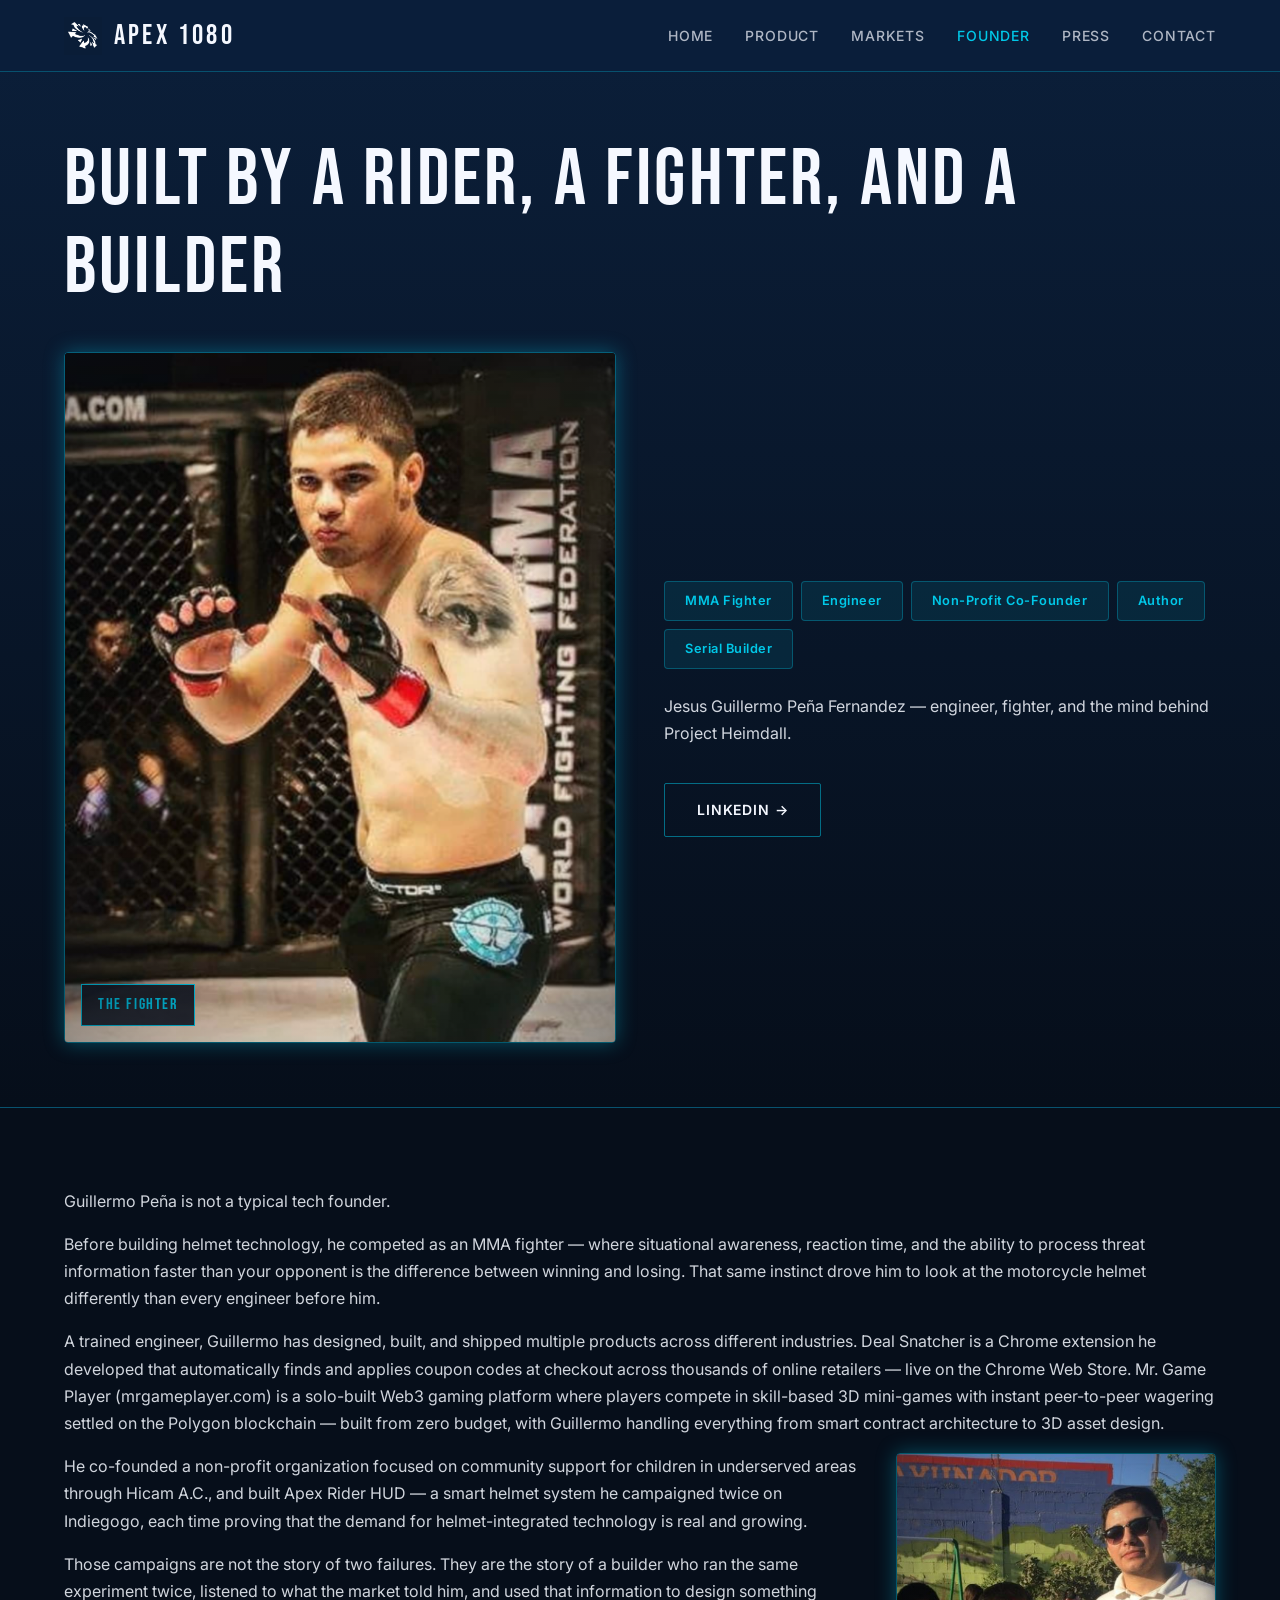
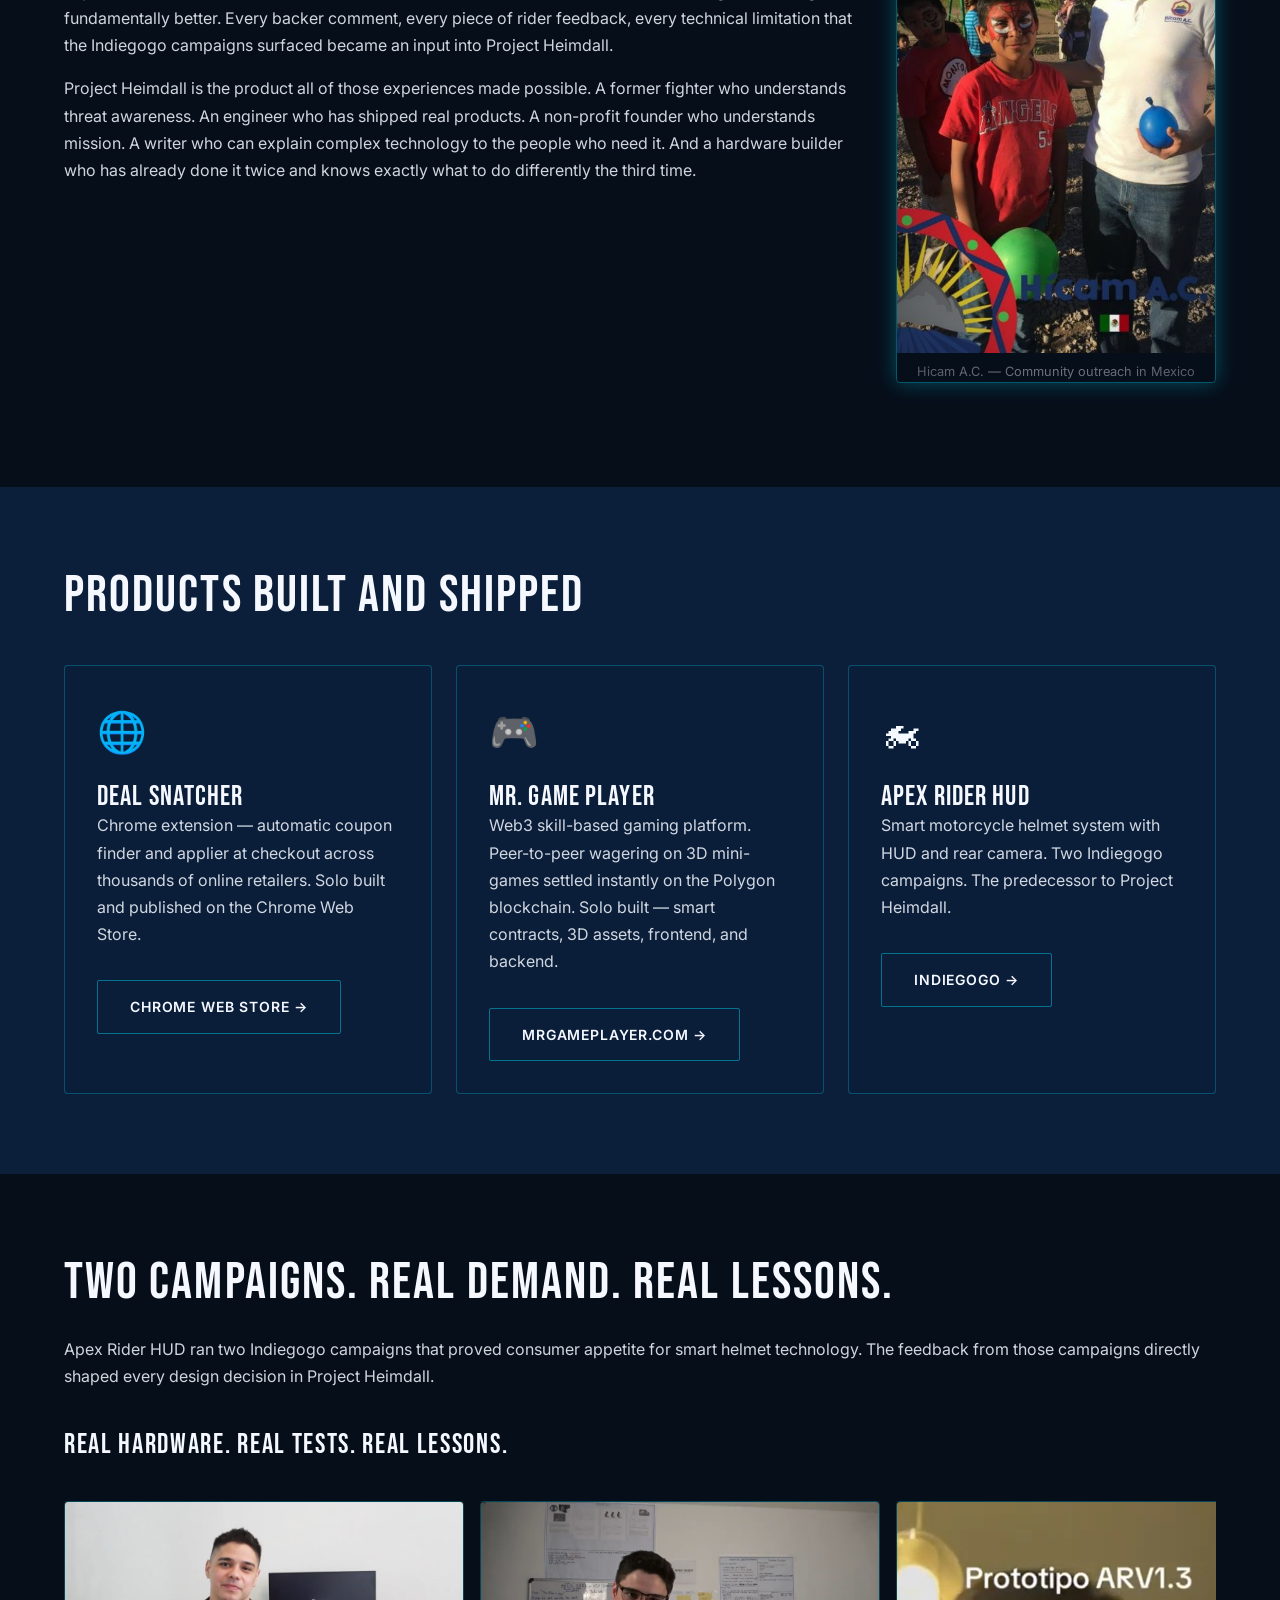
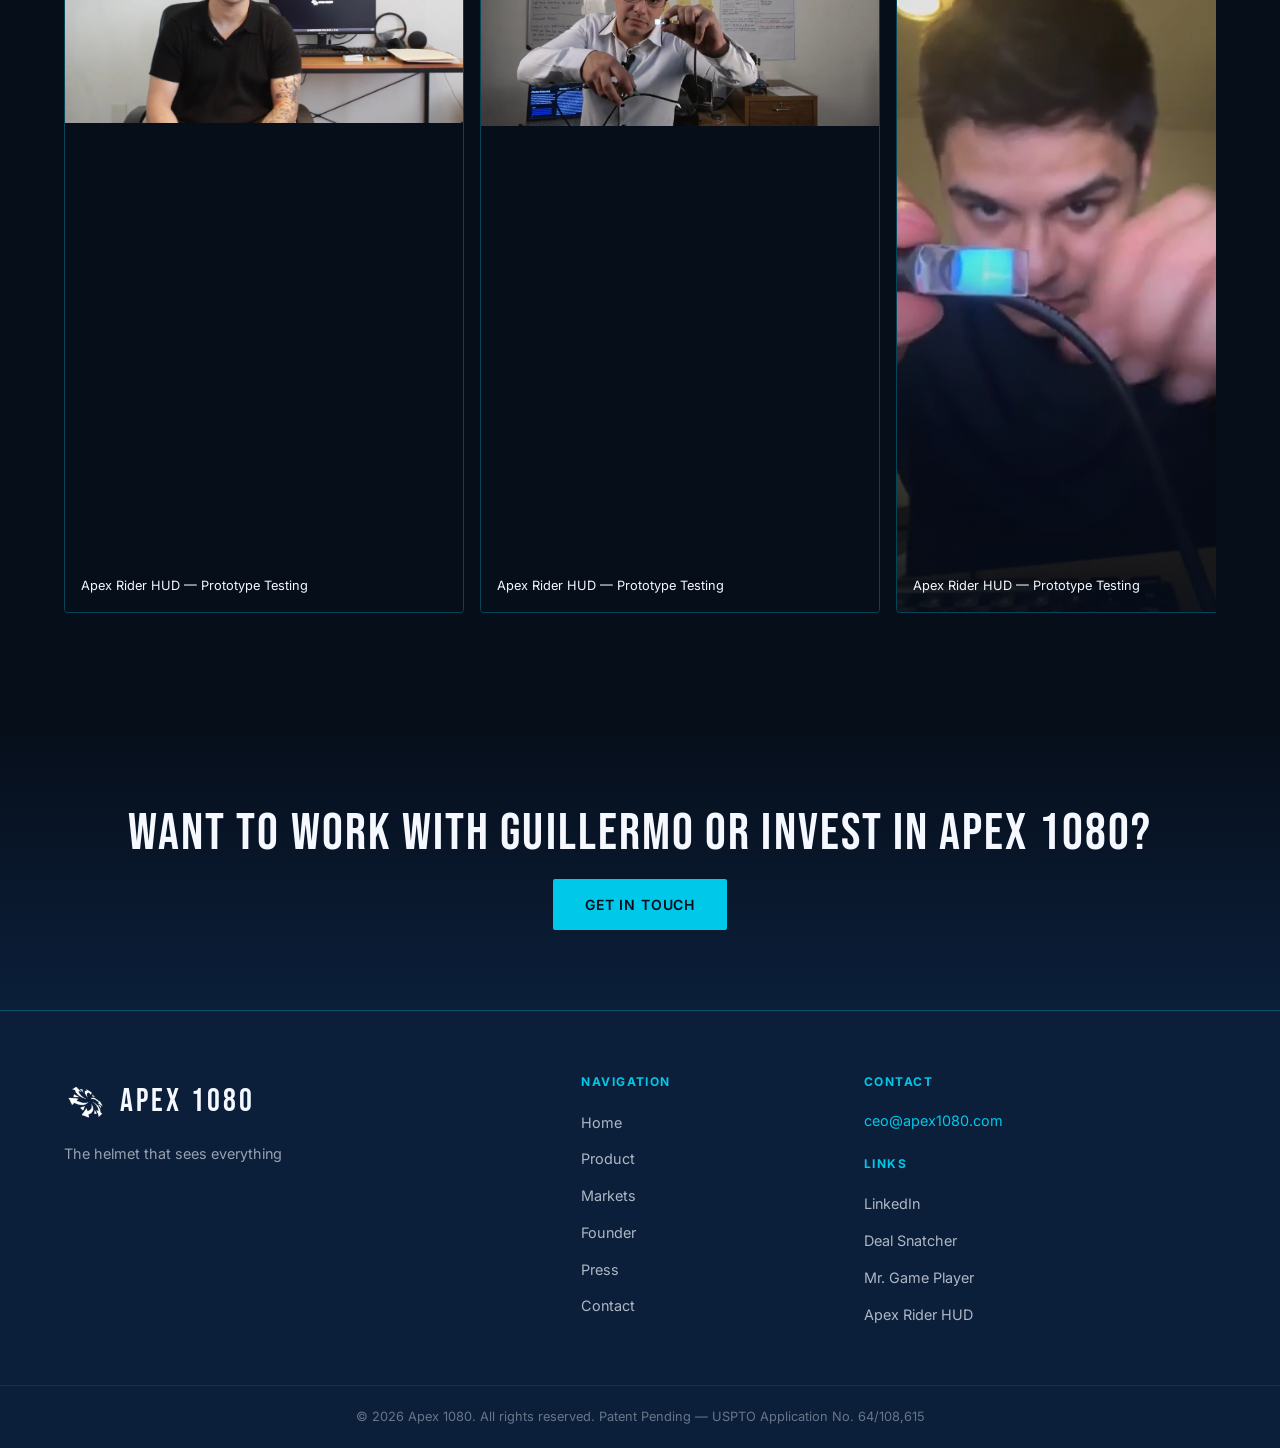
<file: founder.html>
<!DOCTYPE html>
<html lang="en">
<head>
  <meta charset="UTF-8">
  <script>
    (function () {
      var host = window.location.hostname.toLowerCase();
      var base = host === 'gp1080.github.io' ? '/Apex1080/' : '/';
      window.__APEX_BASE__ = base;
      var el = document.createElement('base');
      el.href = base;
      document.head.appendChild(el);
    })();
  </script>
  <!-- Google tag (gtag.js) -->
  <script async src="https://www.googletagmanager.com/gtag/js?id=G-EGG65E0SF9"></script>
  <script>
    window.dataLayer = window.dataLayer || [];
    function gtag(){dataLayer.push(arguments);}
    gtag('js', new Date());
    gtag('config', 'G-EGG65E0SF9');
  </script>
  <meta name="viewport" content="width=device-width, initial-scale=1.0">
  <meta name="robots" content="index, follow">
  <title>Guillermo Peña — Founder of Apex 1080</title>
  <meta name="description" content="Engineer, MMA fighter, non-profit co-founder, and author Guillermo Peña built Project Heimdall after two Indiegogo campaigns and years of motorcycle helmet research.">
  <link rel="canonical" href="https://apex1080.com/founder.html">
  <link rel="preconnect" href="https://fonts.googleapis.com">
  <link rel="preconnect" href="https://fonts.gstatic.com" crossorigin>
  <link href="https://fonts.googleapis.com/css2?family=Bebas+Neue&family=Inter:wght@400;500;600;700&display=swap" rel="stylesheet">
  <link rel="icon" type="image/png" href="images/apex1080-logo.png">
  <link rel="stylesheet" href="css/styles.css">
</head>
<body>

  <nav class="navbar">
    <div class="container">
      <a href="index.html" class="navbar-logo">
        <img src="images/apex1080-logo.png" alt="">
        APEX 1080
      </a>
      <ul class="navbar-links">
        <li><a href="index.html">Home</a></li>
        <li><a href="product.html">Product</a></li>
        <li><a href="markets.html">Markets</a></li>
        <li><a href="founder.html">Founder</a></li>
        <li><a href="press.html">Press</a></li>
        <li><a href="contact.html">Contact</a></li>
      </ul>
      <button class="hamburger" aria-label="Open menu"><span></span><span></span><span></span></button>
    </div>
  </nav>
  <div class="menu-overlay"></div>
  <div class="mobile-menu">
    <ul>
      <li><a href="index.html">Home</a></li>
      <li><a href="product.html">Product</a></li>
      <li><a href="markets.html">Markets</a></li>
      <li><a href="founder.html">Founder</a></li>
      <li><a href="press.html">Press</a></li>
      <li><a href="contact.html">Contact</a></li>
    </ul>
  </div>

  <section class="page-hero">
    <div class="container fade-up">
      <h1>Built by a rider, a fighter, and a builder</h1>
      <div class="founder-hero-grid" style="margin-top: 2.5rem;">
        <figure class="founder-photo">
          <img src="images/founder-mma-photo.png" alt="Jesus Guillermo Peña Fernandez competing as an MMA fighter in the cage" loading="lazy">
          <span class="photo-badge">The Fighter</span>
        </figure>
        <div>
          <div class="badges">
            <span class="badge">MMA Fighter</span>
            <span class="badge">Engineer</span>
            <span class="badge">Non-Profit Co-Founder</span>
            <span class="badge">Author</span>
            <span class="badge">Serial Builder</span>
          </div>
          <p style="margin-top: 1.5rem;">Jesus Guillermo Peña Fernandez — engineer, fighter, and the mind behind Project Heimdall.</p>
          <a href="https://www.linkedin.com/in/guillermo-pena1080" target="_blank" rel="noopener" class="btn btn-outline" style="margin-top: 1.25rem;">LinkedIn →</a>
        </div>
      </div>
    </div>
  </section>

  <!-- Full Founder Story -->
  <section>
    <div class="container fade-up">
      <div class="story-with-photo">
        <p>Guillermo Peña is not a typical tech founder.</p>

        <p>Before building helmet technology, he competed as an MMA fighter — where situational awareness, reaction time, and the ability to process threat information faster than your opponent is the difference between winning and losing. That same instinct drove him to look at the motorcycle helmet differently than every engineer before him.</p>

        <p>A trained engineer, Guillermo has designed, built, and shipped multiple products across different industries. Deal Snatcher is a Chrome extension he developed that automatically finds and applies coupon codes at checkout across thousands of online retailers — live on the Chrome Web Store. Mr. Game Player (mrgameplayer.com) is a solo-built Web3 gaming platform where players compete in skill-based 3D mini-games with instant peer-to-peer wagering settled on the Polygon blockchain — built from zero budget, with Guillermo handling everything from smart contract architecture to 3D asset design.</p>

        <figure class="founder-photo inline-photo">
          <img src="images/founder-nonprofit-photo.png" alt="Jesus Guillermo Peña Fernandez at Hicam A.C. non-profit community event with children" loading="lazy">
          <figcaption>Hicam A.C. — Community outreach in Mexico</figcaption>
        </figure>

        <p>He co-founded a non-profit organization focused on community support for children in underserved areas through Hicam A.C., and built Apex Rider HUD — a smart helmet system he campaigned twice on Indiegogo, each time proving that the demand for helmet-integrated technology is real and growing.</p>

        <p>Those campaigns are not the story of two failures. They are the story of a builder who ran the same experiment twice, listened to what the market told him, and used that information to design something fundamentally better. Every backer comment, every piece of rider feedback, every technical limitation that the Indiegogo campaigns surfaced became an input into Project Heimdall.</p>

        <p>Project Heimdall is the product all of those experiences made possible. A former fighter who understands threat awareness. An engineer who has shipped real products. A non-profit founder who understands mission. A writer who can explain complex technology to the people who need it. And a hardware builder who has already done it twice and knows exactly what to do differently the third time.</p>
      </div>
    </div>
  </section>

  <!-- Previous Projects -->
  <section style="background: var(--navy);">
    <div class="container fade-up">
      <h2>Products built and shipped</h2>
      <div class="grid-3" style="margin-top: 2.5rem;">
        <div class="card">
          <div class="project-card-icon">🌐</div>
          <h3>Deal Snatcher</h3>
          <p>Chrome extension — automatic coupon finder and applier at checkout across thousands of online retailers. Solo built and published on the Chrome Web Store.</p>
          <a href="https://chromewebstore.google.com/search/Deal%20Snatcher" target="_blank" rel="noopener" class="btn btn-outline" style="margin-top: 1rem;">Chrome Web Store →</a>
        </div>
        <div class="card">
          <div class="project-card-icon">🎮</div>
          <h3>Mr. Game Player</h3>
          <p>Web3 skill-based gaming platform. Peer-to-peer wagering on 3D mini-games settled instantly on the Polygon blockchain. Solo built — smart contracts, 3D assets, frontend, and backend.</p>
          <a href="https://mrgameplayer.com" target="_blank" rel="noopener" class="btn btn-outline" style="margin-top: 1rem;">mrgameplayer.com →</a>
        </div>
        <div class="card">
          <div class="project-card-icon">🏍</div>
          <h3>Apex Rider HUD</h3>
          <p>Smart motorcycle helmet system with HUD and rear camera. Two Indiegogo campaigns. The predecessor to Project Heimdall.</p>
          <a href="https://www.indiegogo.com/en/projects/guillermopena/apex-rider-hud--3#" target="_blank" rel="noopener" class="btn btn-outline" style="margin-top: 1rem;">Indiegogo →</a>
        </div>
      </div>
    </div>
  </section>

  <!-- Campaign Screenshots -->
  <section>
    <div class="container fade-up">
      <h2>Two campaigns. Real demand. Real lessons.</h2>
      <p>Apex Rider HUD ran two Indiegogo campaigns that proved consumer appetite for smart helmet technology. The feedback from those campaigns directly shaped every design decision in Project Heimdall.</p>

      <h3 style="margin: 2.5rem 0 1.5rem; font-family: var(--font-headline); letter-spacing: 0.06em;">Real hardware. Real tests. Real lessons.</h3>
      <div class="carousel">
        <figure class="carousel-item">
          <img src="images/prototype-1.png" alt="Apex Rider HUD prototype hardware assembly during development" loading="lazy">
          <div class="carousel-overlay"></div>
          <div class="carousel-caption">Apex Rider HUD — Prototype Testing</div>
        </figure>
        <figure class="carousel-item">
          <img src="images/prototype-2.png" alt="Apex Rider HUD prototype camera integration testing" loading="lazy">
          <div class="carousel-overlay"></div>
          <div class="carousel-caption">Apex Rider HUD — Prototype Testing</div>
        </figure>
        <figure class="carousel-item">
          <img src="images/prototype-3.png" alt="Apex Rider HUD prototype display system testing" loading="lazy">
          <div class="carousel-overlay"></div>
          <div class="carousel-caption">Apex Rider HUD — Prototype Testing</div>
        </figure>
        <figure class="carousel-item">
          <img src="images/prototype-4.png" alt="Apex Rider HUD prototype electronics bench testing" loading="lazy">
          <div class="carousel-overlay"></div>
          <div class="carousel-caption">Apex Rider HUD — Prototype Testing</div>
        </figure>
        <figure class="carousel-item">
          <img src="images/prototype-5.png" alt="Apex Rider HUD prototype field testing" loading="lazy">
          <div class="carousel-overlay"></div>
          <div class="carousel-caption">Apex Rider HUD — Prototype Testing</div>
        </figure>
      </div>
    </div>
  </section>

  <!-- CTA -->
  <section class="cta-section">
    <div class="container fade-up">
      <h2>Want to work with Guillermo or invest in Apex 1080?</h2>
      <a href="contact.html" class="btn btn-primary">Get in touch</a>
    </div>
  </section>

  <footer class="footer">
    <div class="container footer-grid">
      <div>
        <div class="footer-logo">
          <img src="images/apex1080-logo.png" alt="">
          APEX 1080
        </div>
        <p class="footer-tagline">The helmet that sees everything</p>
      </div>
      <div>
        <h4>Navigation</h4>
        <ul class="footer-links">
          <li><a href="index.html">Home</a></li>
          <li><a href="product.html">Product</a></li>
          <li><a href="markets.html">Markets</a></li>
          <li><a href="founder.html">Founder</a></li>
          <li><a href="press.html">Press</a></li>
          <li><a href="contact.html">Contact</a></li>
        </ul>
      </div>
      <div class="footer-contact">
        <h4>Contact</h4>
        <p><a href="mailto:ceo@apex1080.com">ceo@apex1080.com</a></p>
        <h4 style="margin-top: 1.5rem;">Links</h4>
        <ul class="footer-links">
          <li><a href="https://www.linkedin.com/in/guillermo-pena1080" target="_blank" rel="noopener">LinkedIn</a></li>
          <li><a href="https://chromewebstore.google.com/search/Deal%20Snatcher" target="_blank" rel="noopener">Deal Snatcher</a></li>
          <li><a href="https://mrgameplayer.com" target="_blank" rel="noopener">Mr. Game Player</a></li>
          <li><a href="https://www.indiegogo.com/en/projects/guillermopena/apex-rider-hud--3#" target="_blank" rel="noopener">Apex Rider HUD</a></li>
        </ul>
      </div>
    </div>
    <div class="footer-bottom">
      <div class="container">
        © 2026 Apex 1080. All rights reserved. Patent Pending — USPTO Application No. 64/108,615
      </div>
    </div>
  </footer>

  <script src="js/main.js"></script>
</body>
</html>
</file>
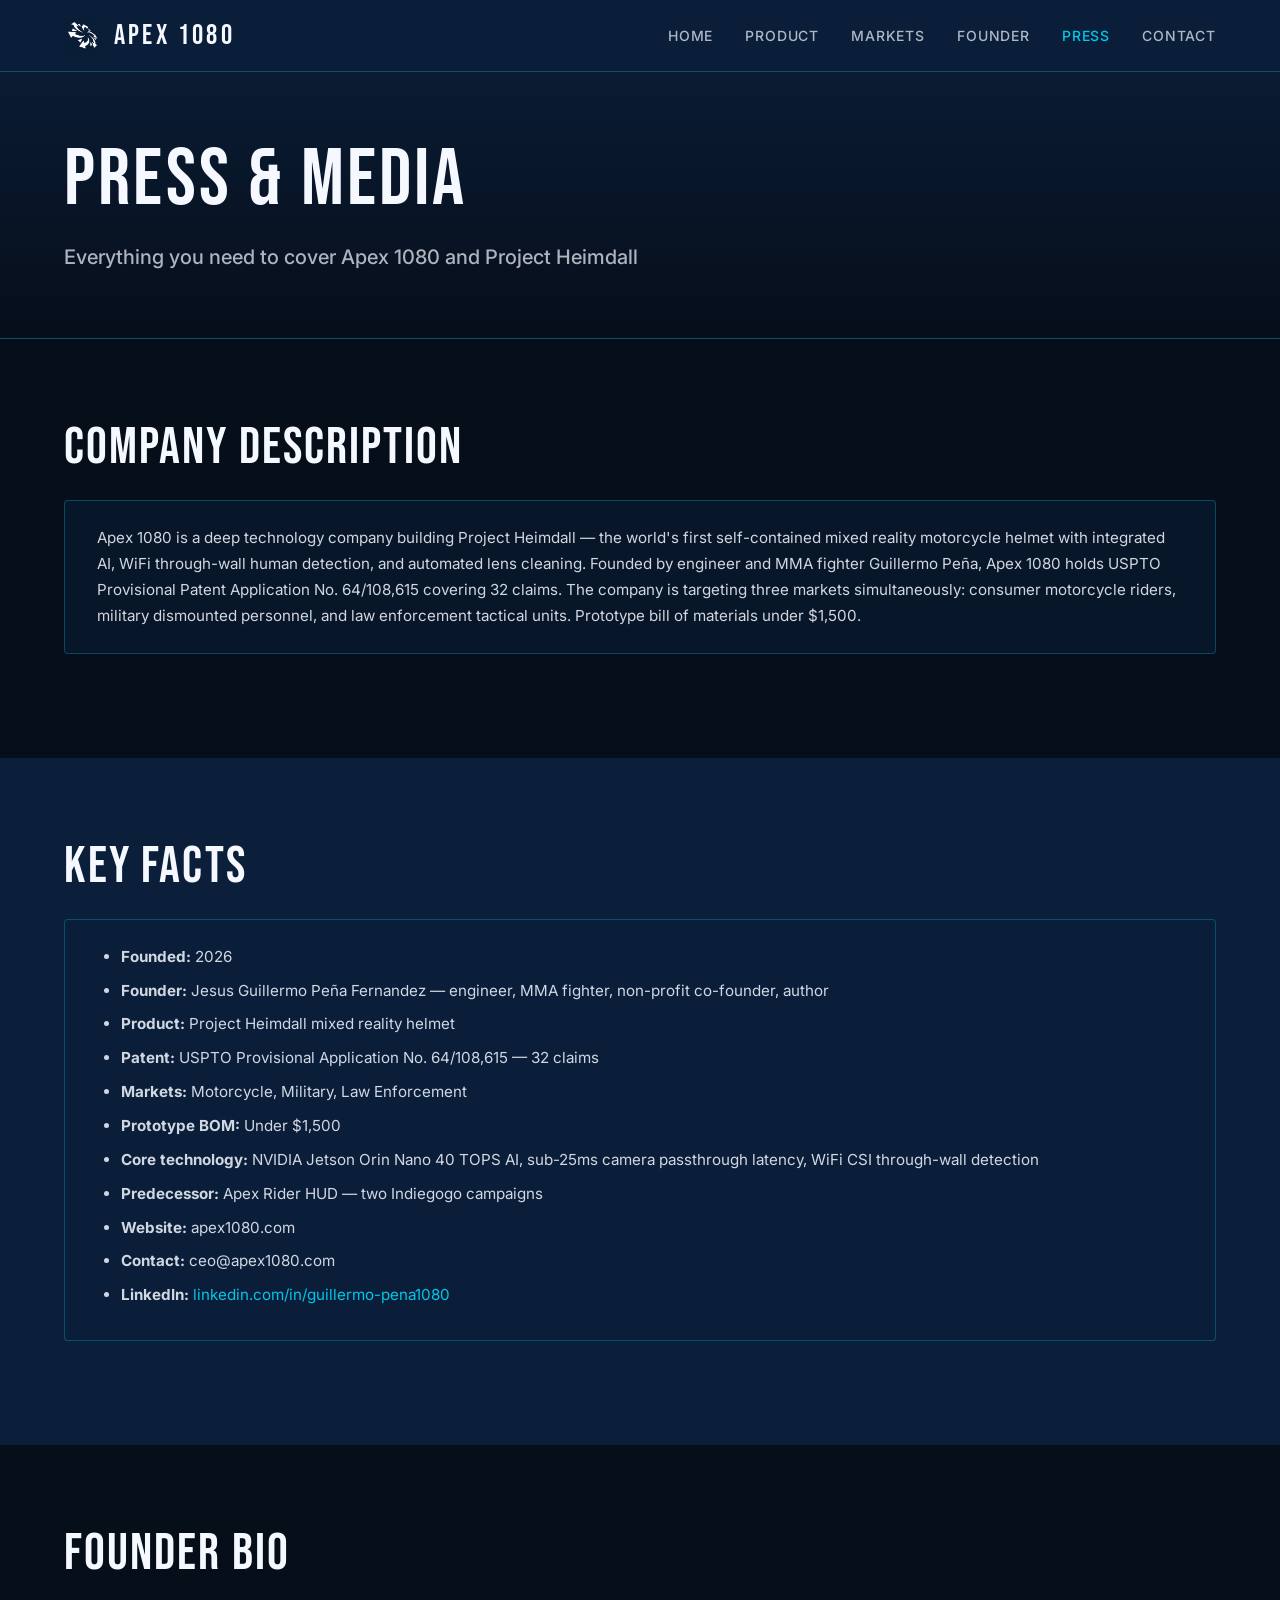
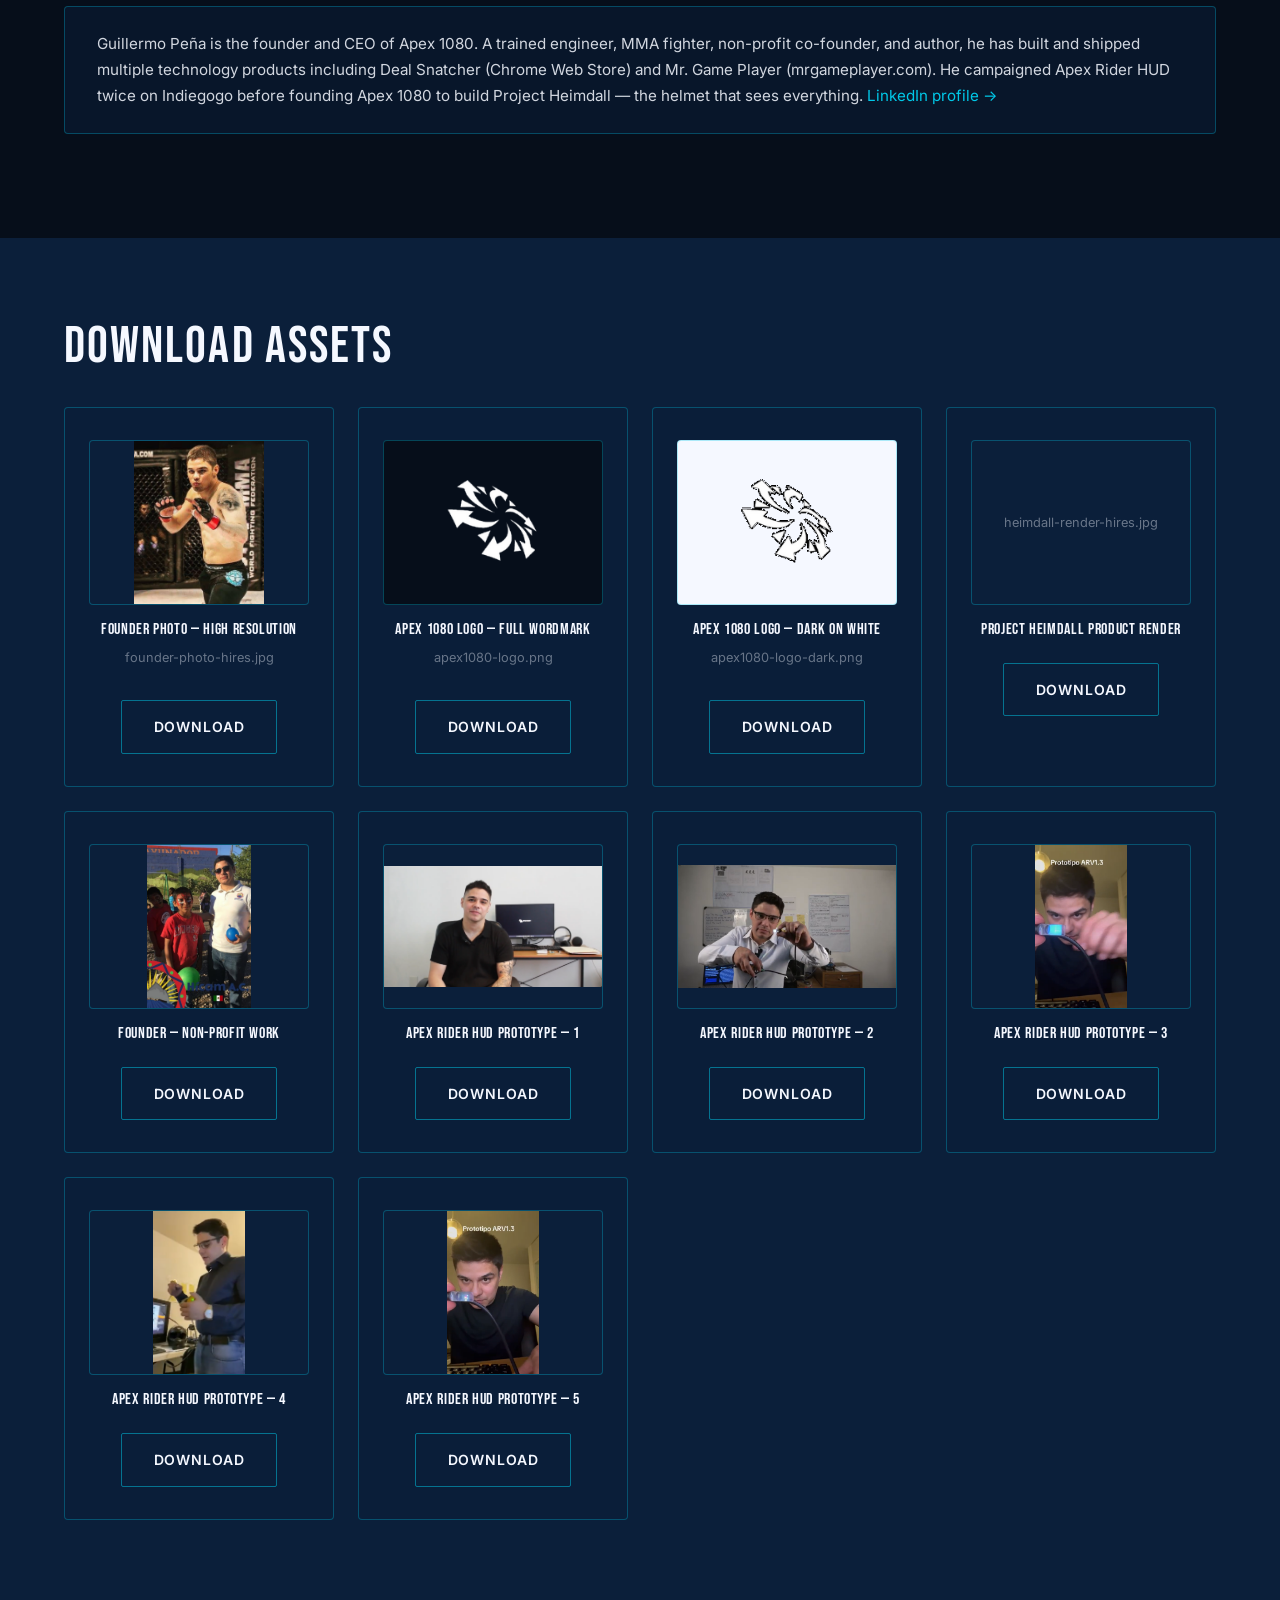
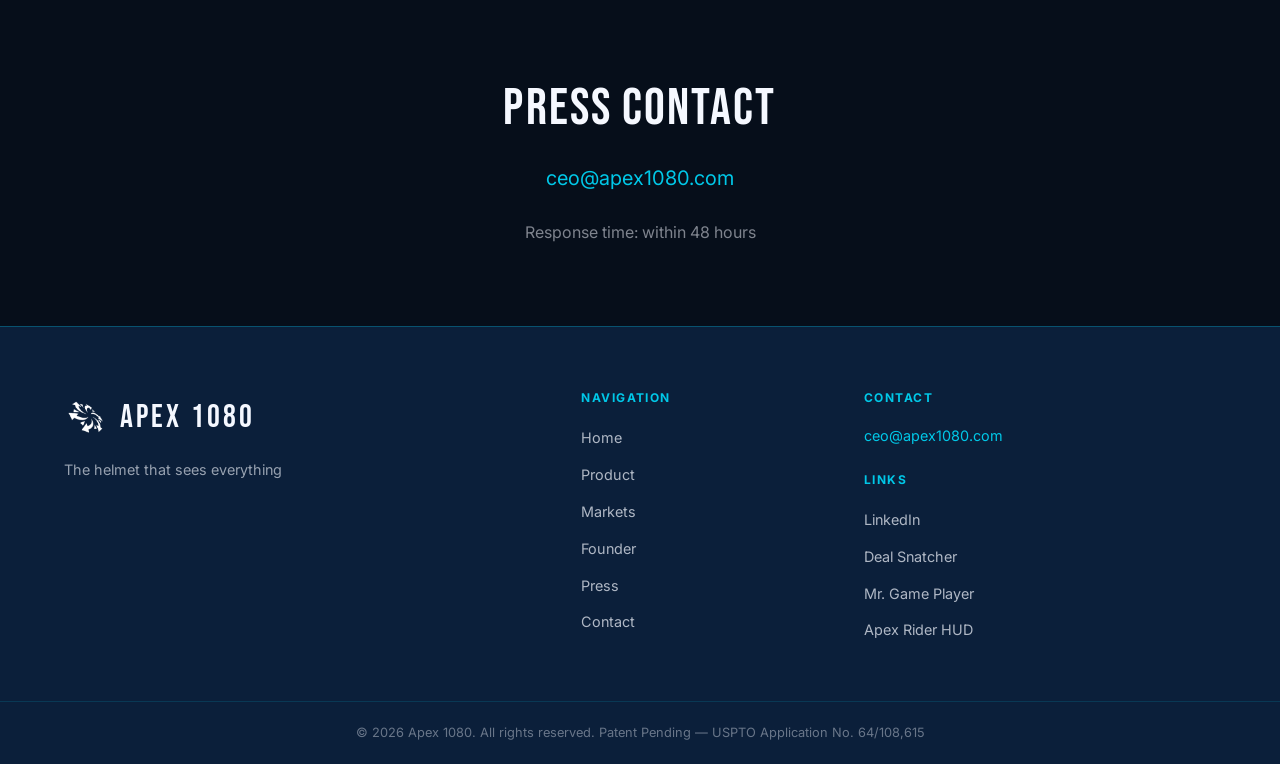
<file: press.html>
<!DOCTYPE html>
<html lang="en">
<head>
  <meta charset="UTF-8">
  <script>
    (function () {
      var host = window.location.hostname.toLowerCase();
      var base = host === 'gp1080.github.io' ? '/Apex1080/' : '/';
      window.__APEX_BASE__ = base;
      var el = document.createElement('base');
      el.href = base;
      document.head.appendChild(el);
    })();
  </script>
  <!-- Google tag (gtag.js) -->
  <script async src="https://www.googletagmanager.com/gtag/js?id=G-EGG65E0SF9"></script>
  <script>
    window.dataLayer = window.dataLayer || [];
    function gtag(){dataLayer.push(arguments);}
    gtag('js', new Date());
    gtag('config', 'G-EGG65E0SF9');
  </script>
  <meta name="viewport" content="width=device-width, initial-scale=1.0">
  <meta name="robots" content="index, follow">
  <title>Press and Media — Apex 1080</title>
  <meta name="description" content="Press kit, founder bio, company facts, and media assets for Apex 1080 and Project Heimdall. Contact: ceo@apex1080.com">
  <link rel="canonical" href="https://apex1080.com/press.html">
  <link rel="preconnect" href="https://fonts.googleapis.com">
  <link rel="preconnect" href="https://fonts.gstatic.com" crossorigin>
  <link href="https://fonts.googleapis.com/css2?family=Bebas+Neue&family=Inter:wght@400;500;600;700&display=swap" rel="stylesheet">
  <link rel="icon" type="image/png" href="images/apex1080-logo.png">
  <link rel="stylesheet" href="css/styles.css">
</head>
<body>

  <nav class="navbar">
    <div class="container">
      <a href="index.html" class="navbar-logo">
        <img src="images/apex1080-logo.png" alt="">
        APEX 1080
      </a>
      <ul class="navbar-links">
        <li><a href="index.html">Home</a></li>
        <li><a href="product.html">Product</a></li>
        <li><a href="markets.html">Markets</a></li>
        <li><a href="founder.html">Founder</a></li>
        <li><a href="press.html">Press</a></li>
        <li><a href="contact.html">Contact</a></li>
      </ul>
      <button class="hamburger" aria-label="Open menu"><span></span><span></span><span></span></button>
    </div>
  </nav>
  <div class="menu-overlay"></div>
  <div class="mobile-menu">
    <ul>
      <li><a href="index.html">Home</a></li>
      <li><a href="product.html">Product</a></li>
      <li><a href="markets.html">Markets</a></li>
      <li><a href="founder.html">Founder</a></li>
      <li><a href="press.html">Press</a></li>
      <li><a href="contact.html">Contact</a></li>
    </ul>
  </div>

  <section class="page-hero">
    <div class="container fade-up">
      <h1>Press &amp; Media</h1>
      <p class="hero-sub">Everything you need to cover Apex 1080 and Project Heimdall</p>
    </div>
  </section>

  <!-- Company Description -->
  <section>
    <div class="container fade-up">
      <h2>Company description</h2>
      <div class="copy-block">
        <p>Apex 1080 is a deep technology company building Project Heimdall — the world's first self-contained mixed reality motorcycle helmet with integrated AI, WiFi through-wall human detection, and automated lens cleaning. Founded by engineer and MMA fighter Guillermo Peña, Apex 1080 holds USPTO Provisional Patent Application No. 64/108,615 covering 32 claims. The company is targeting three markets simultaneously: consumer motorcycle riders, military dismounted personnel, and law enforcement tactical units. Prototype bill of materials under $1,500.</p>
      </div>
    </div>
  </section>

  <!-- Key Facts -->
  <section style="background: var(--navy);">
    <div class="container fade-up">
      <h2>Key facts</h2>
      <div class="copy-block">
        <ul>
          <li><strong>Founded:</strong> 2026</li>
          <li><strong>Founder:</strong> Jesus Guillermo Peña Fernandez — engineer, MMA fighter, non-profit co-founder, author</li>
          <li><strong>Product:</strong> Project Heimdall mixed reality helmet</li>
          <li><strong>Patent:</strong> USPTO Provisional Application No. 64/108,615 — 32 claims</li>
          <li><strong>Markets:</strong> Motorcycle, Military, Law Enforcement</li>
          <li><strong>Prototype BOM:</strong> Under $1,500</li>
          <li><strong>Core technology:</strong> NVIDIA Jetson Orin Nano 40 TOPS AI, sub-25ms camera passthrough latency, WiFi CSI through-wall detection</li>
          <li><strong>Predecessor:</strong> Apex Rider HUD — two Indiegogo campaigns</li>
          <li><strong>Website:</strong> apex1080.com</li>
          <li><strong>Contact:</strong> ceo@apex1080.com</li>
          <li><strong>LinkedIn:</strong> <a href="https://www.linkedin.com/in/guillermo-pena1080" target="_blank" rel="noopener">linkedin.com/in/guillermo-pena1080</a></li>
        </ul>
      </div>
    </div>
  </section>

  <!-- Founder Bio -->
  <section>
    <div class="container fade-up">
      <h2>Founder bio</h2>
      <div class="copy-block">
        <p>Guillermo Peña is the founder and CEO of Apex 1080. A trained engineer, MMA fighter, non-profit co-founder, and author, he has built and shipped multiple technology products including Deal Snatcher (Chrome Web Store) and Mr. Game Player (mrgameplayer.com). He campaigned Apex Rider HUD twice on Indiegogo before founding Apex 1080 to build Project Heimdall — the helmet that sees everything. <a href="https://www.linkedin.com/in/guillermo-pena1080" target="_blank" rel="noopener">LinkedIn profile →</a></p>
      </div>
    </div>
  </section>

  <!-- Image Downloads -->
  <section style="background: var(--navy);">
    <div class="container fade-up">
      <h2>Download assets</h2>
      <div class="asset-grid" style="margin-top: 2rem;">

        <div class="card download-card">
          <div class="placeholder-img">
            <img src="images/founder-mma-photo.png" alt="Founder photo high resolution preview">
          </div>
          <h4>Founder photo — high resolution</h4>
          <p style="font-size: 0.8rem; color: rgba(245,248,255,0.4);">founder-photo-hires.jpg</p>
          <a href="images/founder-mma-photo.png" download class="btn btn-outline" style="margin-top: 1rem;">Download</a>
        </div>

        <div class="card download-card">
          <div class="placeholder-img" style="background: var(--dark); padding: 1.5rem;">
            <img src="images/apex1080-logo.png" alt="Apex 1080 full wordmark logo preview" style="mix-blend-mode: screen;">
          </div>
          <h4>Apex 1080 logo — full wordmark</h4>
          <p style="font-size: 0.8rem; color: rgba(245,248,255,0.4);">apex1080-logo.png</p>
          <a href="images/apex1080-logo.png" download class="btn btn-outline" style="margin-top: 1rem;">Download</a>
        </div>

        <div class="card download-card">
          <div class="placeholder-img" style="background: var(--white); padding: 1.5rem;">
            <img src="images/apex1080-logo-dark.png" alt="Apex 1080 logo dark on transparent preview">
          </div>
          <h4>Apex 1080 logo — dark on white</h4>
          <p style="font-size: 0.8rem; color: rgba(245,248,255,0.4);">apex1080-logo-dark.png</p>
          <a href="images/apex1080-logo-dark.png" download class="btn btn-outline" style="margin-top: 1rem;">Download</a>
        </div>

        <div class="card download-card">
          <div class="placeholder-img">
            <span>heimdall-render-hires.jpg</span>
          </div>
          <h4>Project Heimdall product render</h4>
          <a href="#" class="btn btn-outline" style="margin-top: 1rem;">Download</a>
        </div>

        <div class="card download-card">
          <div class="placeholder-img">
            <img src="images/founder-nonprofit-photo.png" alt="Founder non-profit work preview">
          </div>
          <h4>Founder — Non-Profit Work</h4>
          <a href="images/founder-nonprofit-photo.png" download class="btn btn-outline" style="margin-top: 1rem;">Download</a>
        </div>

        <div class="card download-card">
          <div class="placeholder-img">
            <img src="images/prototype-1.png" alt="Apex Rider HUD prototype 1">
          </div>
          <h4>Apex Rider HUD Prototype — 1</h4>
          <a href="images/prototype-1.png" download class="btn btn-outline" style="margin-top: 1rem;">Download</a>
        </div>

        <div class="card download-card">
          <div class="placeholder-img">
            <img src="images/prototype-2.png" alt="Apex Rider HUD prototype 2">
          </div>
          <h4>Apex Rider HUD Prototype — 2</h4>
          <a href="images/prototype-2.png" download class="btn btn-outline" style="margin-top: 1rem;">Download</a>
        </div>

        <div class="card download-card">
          <div class="placeholder-img">
            <img src="images/prototype-3.png" alt="Apex Rider HUD prototype 3">
          </div>
          <h4>Apex Rider HUD Prototype — 3</h4>
          <a href="images/prototype-3.png" download class="btn btn-outline" style="margin-top: 1rem;">Download</a>
        </div>

        <div class="card download-card">
          <div class="placeholder-img">
            <img src="images/prototype-4.png" alt="Apex Rider HUD prototype 4">
          </div>
          <h4>Apex Rider HUD Prototype — 4</h4>
          <a href="images/prototype-4.png" download class="btn btn-outline" style="margin-top: 1rem;">Download</a>
        </div>

        <div class="card download-card">
          <div class="placeholder-img">
            <img src="images/prototype-5.png" alt="Apex Rider HUD prototype 5">
          </div>
          <h4>Apex Rider HUD Prototype — 5</h4>
          <a href="images/prototype-5.png" download class="btn btn-outline" style="margin-top: 1rem;">Download</a>
        </div>

      </div>
    </div>
  </section>

  <!-- Contact -->
  <section>
    <div class="container fade-up" style="text-align: center;">
      <h2>Press contact</h2>
      <p style="font-size: 1.25rem; margin: 1.5rem 0;"><a href="mailto:ceo@apex1080.com">ceo@apex1080.com</a></p>
      <p style="color: rgba(245,248,255,0.5);">Response time: within 48 hours</p>
    </div>
  </section>

  <footer class="footer">
    <div class="container footer-grid">
      <div>
        <div class="footer-logo">
          <img src="images/apex1080-logo.png" alt="">
          APEX 1080
        </div>
        <p class="footer-tagline">The helmet that sees everything</p>
      </div>
      <div>
        <h4>Navigation</h4>
        <ul class="footer-links">
          <li><a href="index.html">Home</a></li>
          <li><a href="product.html">Product</a></li>
          <li><a href="markets.html">Markets</a></li>
          <li><a href="founder.html">Founder</a></li>
          <li><a href="press.html">Press</a></li>
          <li><a href="contact.html">Contact</a></li>
        </ul>
      </div>
      <div class="footer-contact">
        <h4>Contact</h4>
        <p><a href="mailto:ceo@apex1080.com">ceo@apex1080.com</a></p>
        <h4 style="margin-top: 1.5rem;">Links</h4>
        <ul class="footer-links">
          <li><a href="https://www.linkedin.com/in/guillermo-pena1080" target="_blank" rel="noopener">LinkedIn</a></li>
          <li><a href="https://chromewebstore.google.com/search/Deal%20Snatcher" target="_blank" rel="noopener">Deal Snatcher</a></li>
          <li><a href="https://mrgameplayer.com" target="_blank" rel="noopener">Mr. Game Player</a></li>
          <li><a href="https://www.indiegogo.com/en/projects/guillermopena/apex-rider-hud--3#" target="_blank" rel="noopener">Apex Rider HUD</a></li>
        </ul>
      </div>
    </div>
    <div class="footer-bottom">
      <div class="container">
        © 2026 Apex 1080. All rights reserved. Patent Pending — USPTO Application No. 64/108,615
      </div>
    </div>
  </footer>

  <script src="js/main.js"></script>
</body>
</html>
</file>
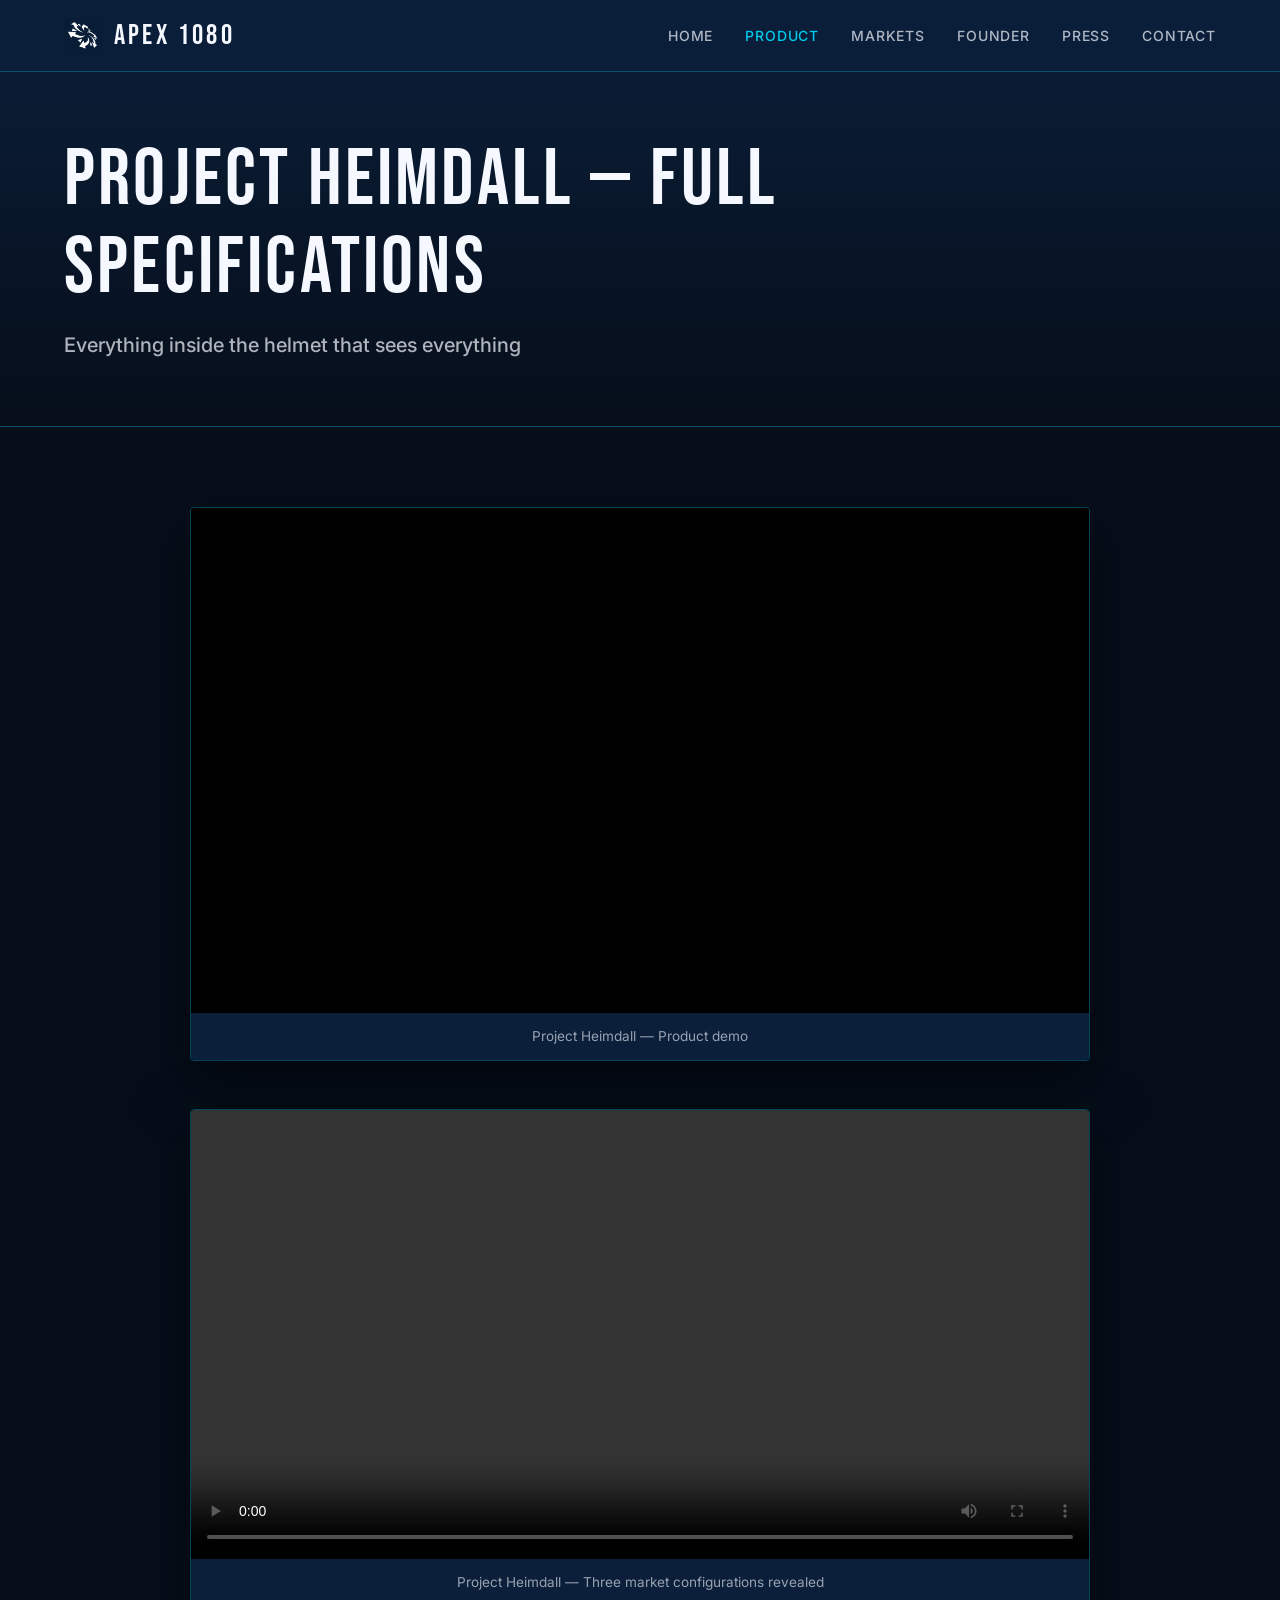
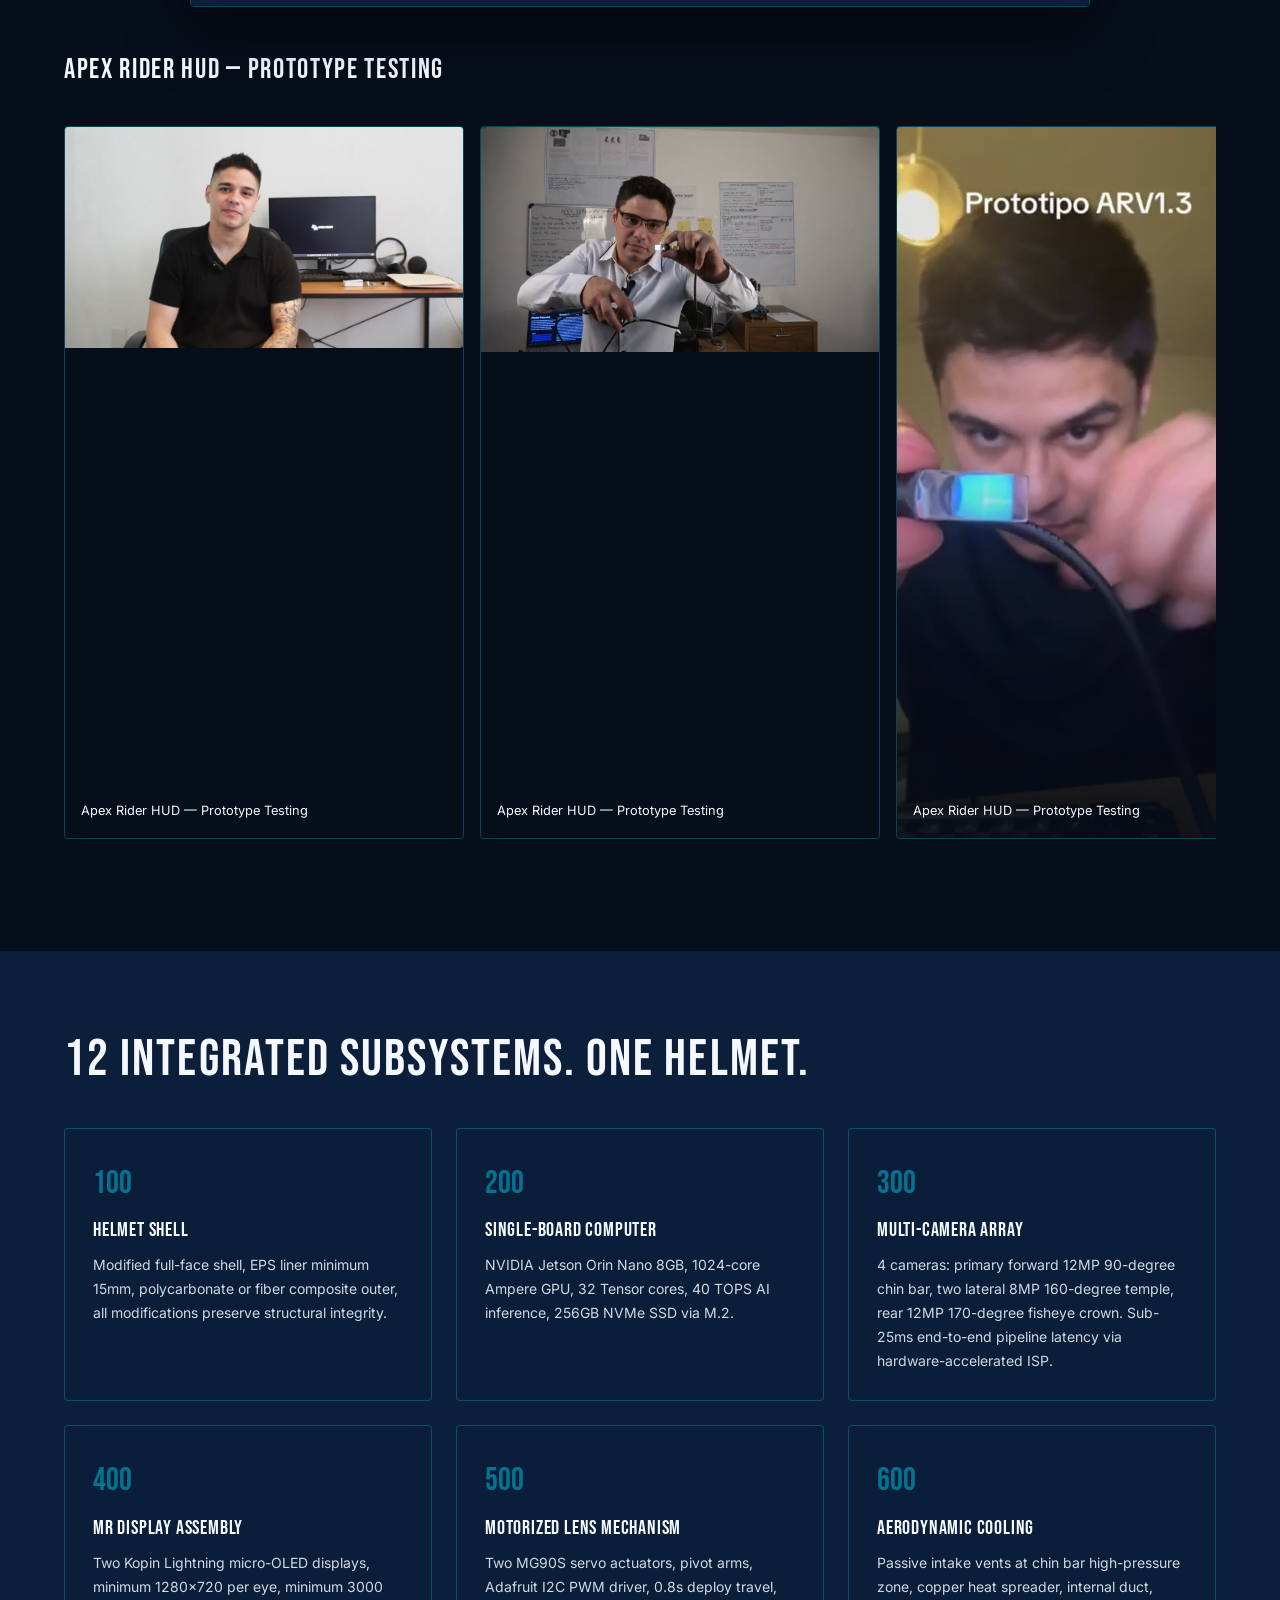
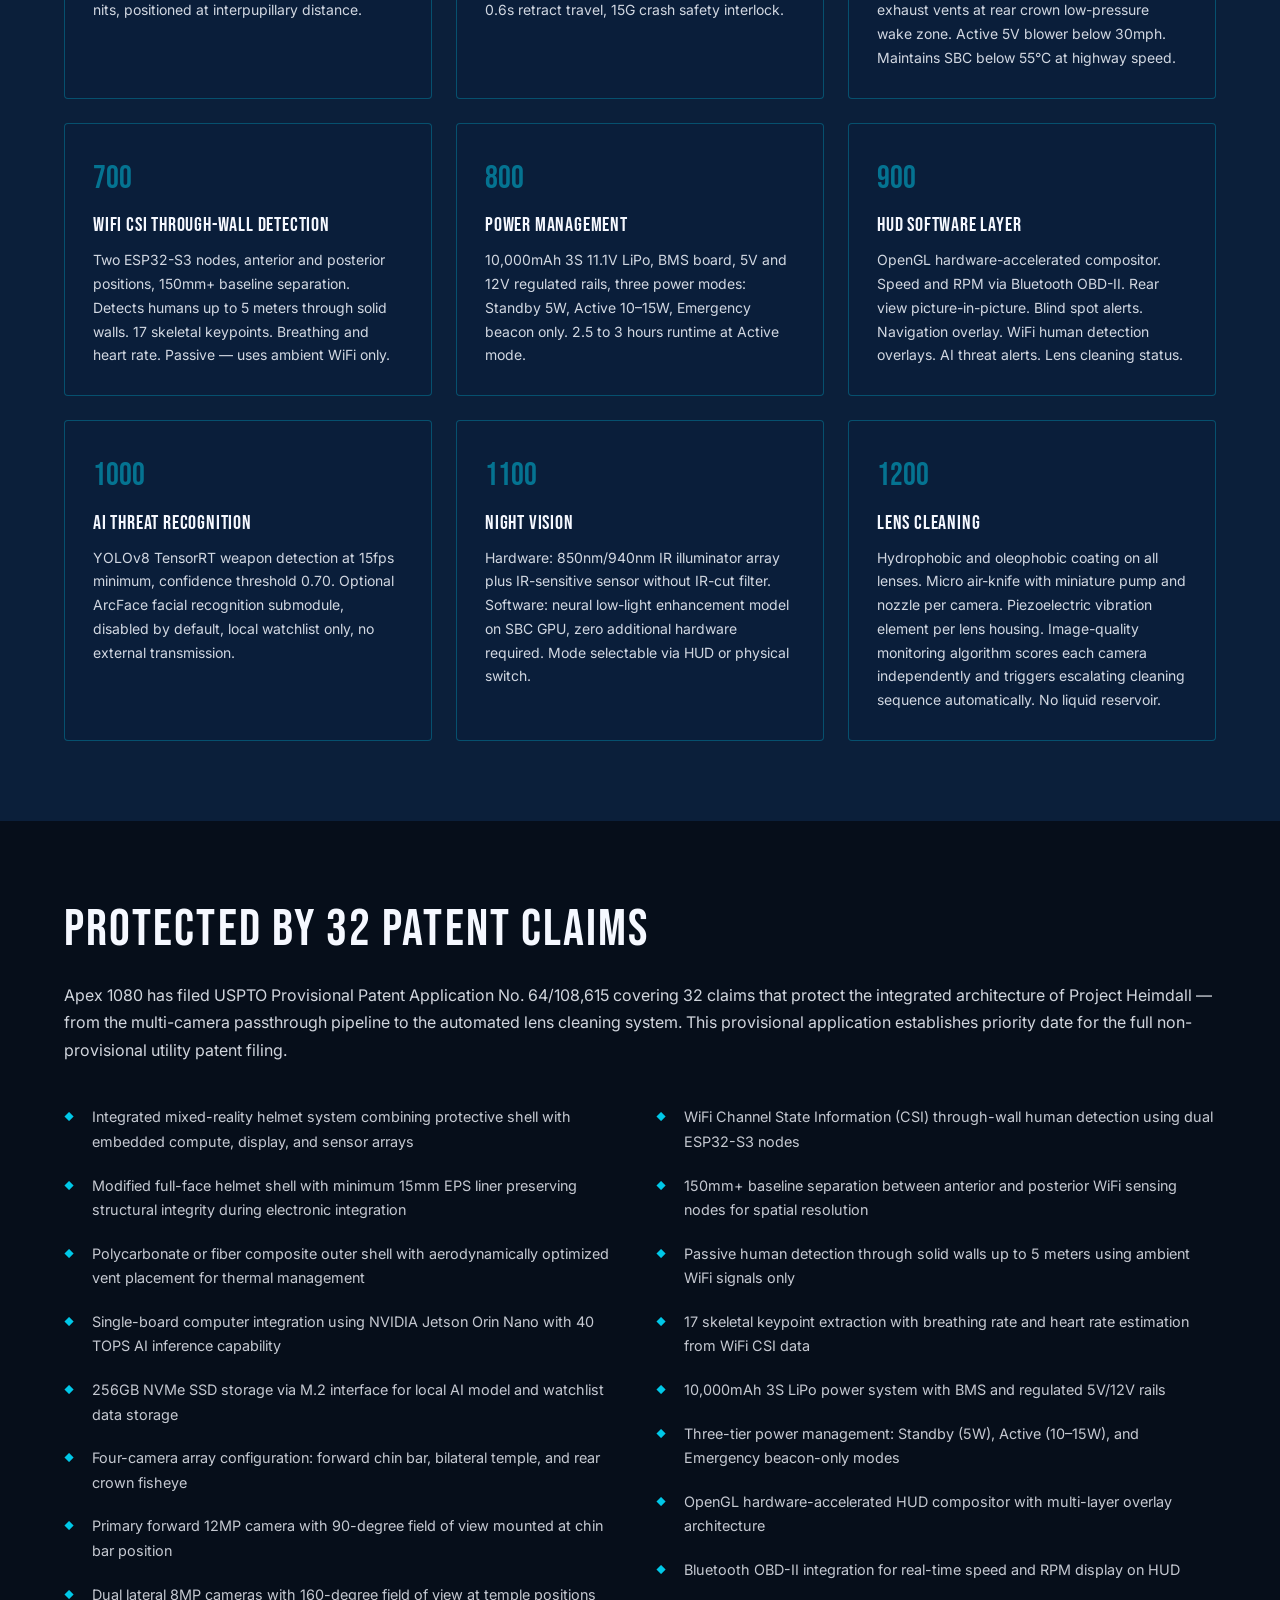
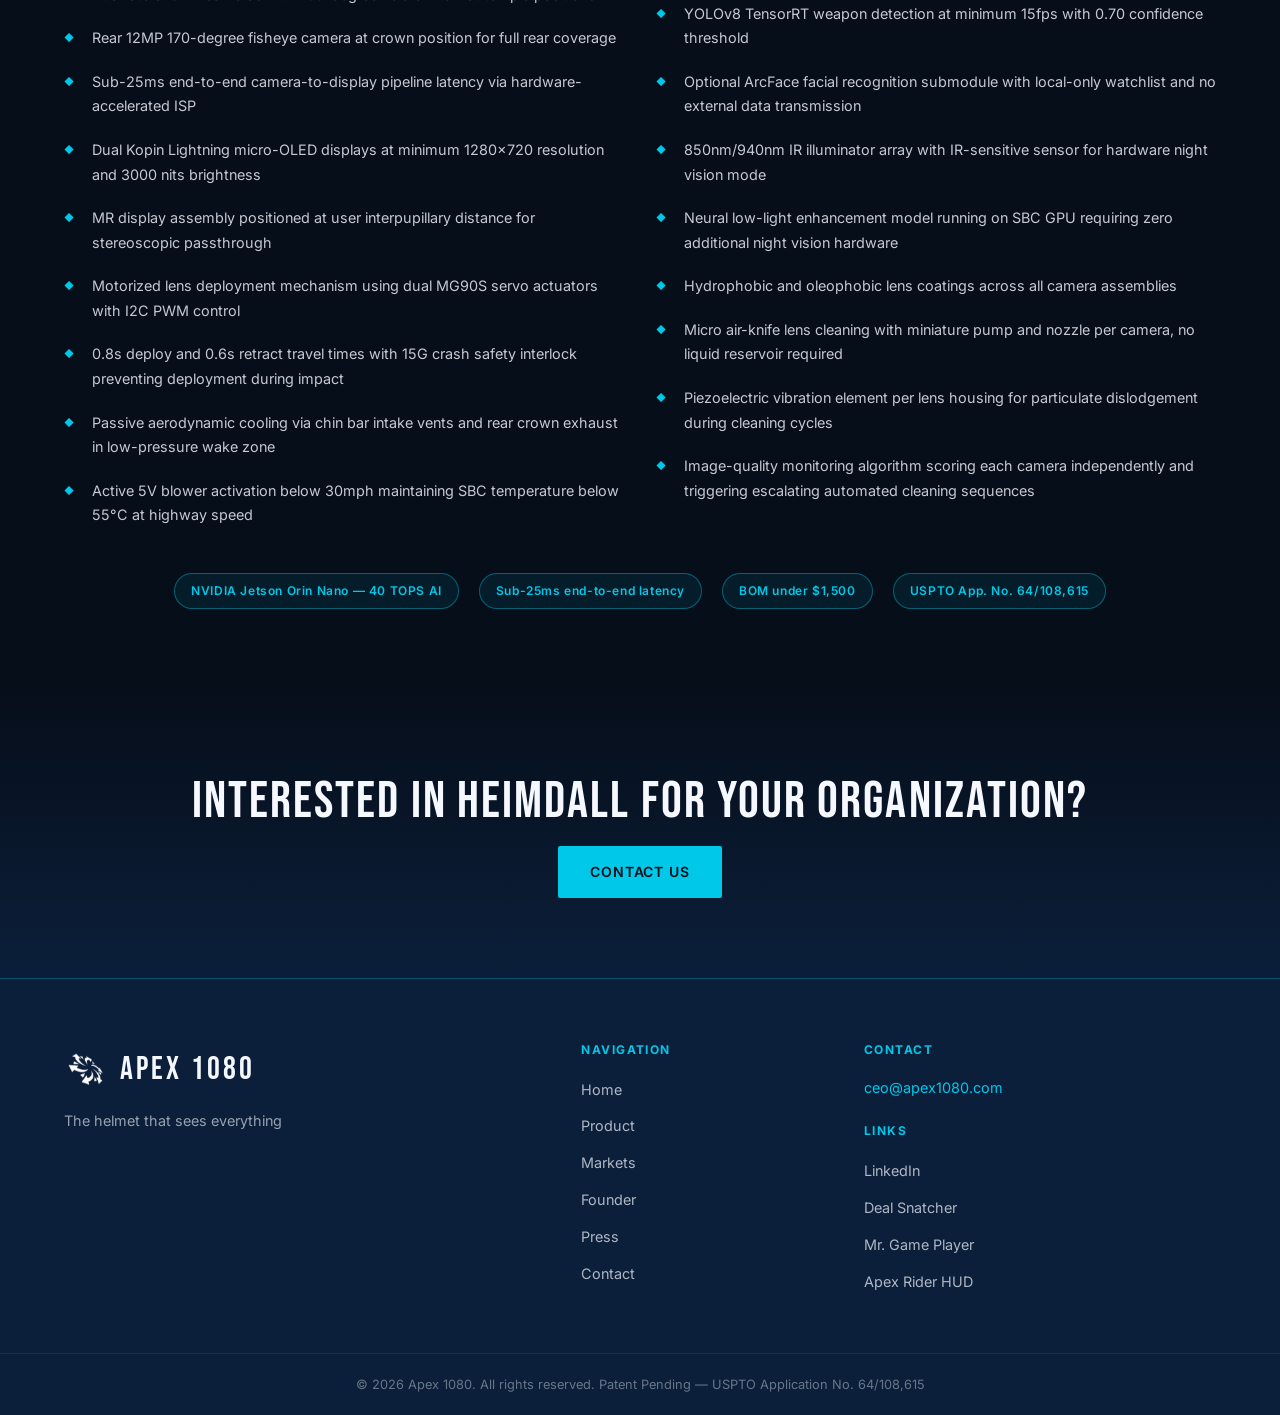
<file: product.html>
<!DOCTYPE html>
<html lang="en">
<head>
  <meta charset="UTF-8">
  <script>
    (function () {
      var host = window.location.hostname.toLowerCase();
      var base = host === 'gp1080.github.io' ? '/Apex1080/' : '/';
      window.__APEX_BASE__ = base;
      var el = document.createElement('base');
      el.href = base;
      document.head.appendChild(el);
    })();
  </script>
  <!-- Google tag (gtag.js) -->
  <script async src="https://www.googletagmanager.com/gtag/js?id=G-EGG65E0SF9"></script>
  <script>
    window.dataLayer = window.dataLayer || [];
    function gtag(){dataLayer.push(arguments);}
    gtag('js', new Date());
    gtag('config', 'G-EGG65E0SF9');
  </script>
  <meta name="viewport" content="width=device-width, initial-scale=1.0">
  <meta name="robots" content="index, follow">
  <title>Project Heimdall Specifications — Apex 1080</title>
  <meta name="description" content="Full technical specifications for Project Heimdall. 12 integrated subsystems, NVIDIA Jetson Orin Nano, sub-25ms latency, USPTO Patent No. 64/108,615.">
  <link rel="canonical" href="https://apex1080.com/product.html">
  <link rel="preconnect" href="https://fonts.googleapis.com">
  <link rel="preconnect" href="https://fonts.gstatic.com" crossorigin>
  <link href="https://fonts.googleapis.com/css2?family=Bebas+Neue&family=Inter:wght@400;500;600;700&display=swap" rel="stylesheet">
  <link rel="icon" type="image/png" href="images/apex1080-logo.png">
  <link rel="stylesheet" href="css/styles.css">
</head>
<body>

  <nav class="navbar">
    <div class="container">
      <a href="index.html" class="navbar-logo">
        <img src="images/apex1080-logo.png" alt="">
        APEX 1080
      </a>
      <ul class="navbar-links">
        <li><a href="index.html">Home</a></li>
        <li><a href="product.html">Product</a></li>
        <li><a href="markets.html">Markets</a></li>
        <li><a href="founder.html">Founder</a></li>
        <li><a href="press.html">Press</a></li>
        <li><a href="contact.html">Contact</a></li>
      </ul>
      <button class="hamburger" aria-label="Open menu"><span></span><span></span><span></span></button>
    </div>
  </nav>
  <div class="menu-overlay"></div>
  <div class="mobile-menu">
    <ul>
      <li><a href="index.html">Home</a></li>
      <li><a href="product.html">Product</a></li>
      <li><a href="markets.html">Markets</a></li>
      <li><a href="founder.html">Founder</a></li>
      <li><a href="press.html">Press</a></li>
      <li><a href="contact.html">Contact</a></li>
    </ul>
  </div>

  <section class="page-hero">
    <div class="container fade-up">
      <h1>Project Heimdall — Full Specifications</h1>
      <p class="hero-sub">Everything inside the helmet that sees everything</p>
    </div>
  </section>

  <!-- Main Video -->
  <section>
    <div class="container fade-up">
      <div class="video-wrapper">
        <iframe src="https://www.youtube.com/embed/GrsroEyNGQA" title="Project Heimdall product demo" allow="accelerometer; autoplay; clipboard-write; encrypted-media; gyroscope; picture-in-picture; web-share" allowfullscreen loading="lazy"></iframe>
        <div class="video-caption">Project Heimdall — Product demo</div>
      </div>

      <div class="video-wrapper">
        <video controls preload="metadata" poster="">
          <source src="videos/Three_motorcycle_helmets_explode-_202607121856.mp4" type="video/mp4">
          Your browser does not support video playback.
        </video>
        <div class="video-caption">Project Heimdall — Three market configurations revealed</div>
      </div>

      <!-- Prototype Carousel -->
      <h3 style="margin-bottom: 1.5rem; font-family: var(--font-headline); letter-spacing: 0.06em;">Apex Rider HUD — Prototype Testing</h3>
      <div class="carousel">
        <figure class="carousel-item">
          <img src="images/prototype-1.png" alt="Apex Rider HUD prototype testing — hardware assembly" loading="lazy">
          <div class="carousel-overlay"></div>
          <div class="carousel-caption">Apex Rider HUD — Prototype Testing</div>
        </figure>
        <figure class="carousel-item">
          <img src="images/prototype-2.png" alt="Apex Rider HUD prototype testing — camera integration" loading="lazy">
          <div class="carousel-overlay"></div>
          <div class="carousel-caption">Apex Rider HUD — Prototype Testing</div>
        </figure>
        <figure class="carousel-item">
          <img src="images/prototype-3.png" alt="Apex Rider HUD prototype testing — display system" loading="lazy">
          <div class="carousel-overlay"></div>
          <div class="carousel-caption">Apex Rider HUD — Prototype Testing</div>
        </figure>
        <figure class="carousel-item">
          <img src="images/prototype-4.png" alt="Apex Rider HUD prototype testing — electronics" loading="lazy">
          <div class="carousel-overlay"></div>
          <div class="carousel-caption">Apex Rider HUD — Prototype Testing</div>
        </figure>
        <figure class="carousel-item">
          <img src="images/prototype-5.png" alt="Apex Rider HUD prototype testing — field test" loading="lazy">
          <div class="carousel-overlay"></div>
          <div class="carousel-caption">Apex Rider HUD — Prototype Testing</div>
        </figure>
      </div>
    </div>
  </section>

  <!-- 12 Subsystems -->
  <section style="background: var(--navy);">
    <div class="container fade-up">
      <h2>12 integrated subsystems. One helmet.</h2>
      <div class="subsystem-grid" style="margin-top: 2.5rem;">

        <div class="subsystem-card">
          <div class="subsystem-ref">100</div>
          <h3>Helmet Shell</h3>
          <p>Modified full-face shell, EPS liner minimum 15mm, polycarbonate or fiber composite outer, all modifications preserve structural integrity.</p>
        </div>

        <div class="subsystem-card">
          <div class="subsystem-ref">200</div>
          <h3>Single-Board Computer</h3>
          <p>NVIDIA Jetson Orin Nano 8GB, 1024-core Ampere GPU, 32 Tensor cores, 40 TOPS AI inference, 256GB NVMe SSD via M.2.</p>
        </div>

        <div class="subsystem-card">
          <div class="subsystem-ref">300</div>
          <h3>Multi-Camera Array</h3>
          <p>4 cameras: primary forward 12MP 90-degree chin bar, two lateral 8MP 160-degree temple, rear 12MP 170-degree fisheye crown. Sub-25ms end-to-end pipeline latency via hardware-accelerated ISP.</p>
        </div>

        <div class="subsystem-card">
          <div class="subsystem-ref">400</div>
          <h3>MR Display Assembly</h3>
          <p>Two Kopin Lightning micro-OLED displays, minimum 1280×720 per eye, minimum 3000 nits, positioned at interpupillary distance.</p>
        </div>

        <div class="subsystem-card">
          <div class="subsystem-ref">500</div>
          <h3>Motorized Lens Mechanism</h3>
          <p>Two MG90S servo actuators, pivot arms, Adafruit I2C PWM driver, 0.8s deploy travel, 0.6s retract travel, 15G crash safety interlock.</p>
        </div>

        <div class="subsystem-card">
          <div class="subsystem-ref">600</div>
          <h3>Aerodynamic Cooling</h3>
          <p>Passive intake vents at chin bar high-pressure zone, copper heat spreader, internal duct, exhaust vents at rear crown low-pressure wake zone. Active 5V blower below 30mph. Maintains SBC below 55°C at highway speed.</p>
        </div>

        <div class="subsystem-card">
          <div class="subsystem-ref">700</div>
          <h3>WiFi CSI Through-Wall Detection</h3>
          <p>Two ESP32-S3 nodes, anterior and posterior positions, 150mm+ baseline separation. Detects humans up to 5 meters through solid walls. 17 skeletal keypoints. Breathing and heart rate. Passive — uses ambient WiFi only.</p>
        </div>

        <div class="subsystem-card">
          <div class="subsystem-ref">800</div>
          <h3>Power Management</h3>
          <p>10,000mAh 3S 11.1V LiPo, BMS board, 5V and 12V regulated rails, three power modes: Standby 5W, Active 10–15W, Emergency beacon only. 2.5 to 3 hours runtime at Active mode.</p>
        </div>

        <div class="subsystem-card">
          <div class="subsystem-ref">900</div>
          <h3>HUD Software Layer</h3>
          <p>OpenGL hardware-accelerated compositor. Speed and RPM via Bluetooth OBD-II. Rear view picture-in-picture. Blind spot alerts. Navigation overlay. WiFi human detection overlays. AI threat alerts. Lens cleaning status.</p>
        </div>

        <div class="subsystem-card">
          <div class="subsystem-ref">1000</div>
          <h3>AI Threat Recognition</h3>
          <p>YOLOv8 TensorRT weapon detection at 15fps minimum, confidence threshold 0.70. Optional ArcFace facial recognition submodule, disabled by default, local watchlist only, no external transmission.</p>
        </div>

        <div class="subsystem-card">
          <div class="subsystem-ref">1100</div>
          <h3>Night Vision</h3>
          <p>Hardware: 850nm/940nm IR illuminator array plus IR-sensitive sensor without IR-cut filter. Software: neural low-light enhancement model on SBC GPU, zero additional hardware required. Mode selectable via HUD or physical switch.</p>
        </div>

        <div class="subsystem-card">
          <div class="subsystem-ref">1200</div>
          <h3>Lens Cleaning</h3>
          <p>Hydrophobic and oleophobic coating on all lenses. Micro air-knife with miniature pump and nozzle per camera. Piezoelectric vibration element per lens housing. Image-quality monitoring algorithm scores each camera independently and triggers escalating cleaning sequence automatically. No liquid reservoir.</p>
        </div>

      </div>
    </div>
  </section>

  <!-- Patent Section -->
  <section>
    <div class="container fade-up">
      <h2>Protected by 32 patent claims</h2>
      <p>Apex 1080 has filed USPTO Provisional Patent Application No. 64/108,615 covering 32 claims that protect the integrated architecture of Project Heimdall — from the multi-camera passthrough pipeline to the automated lens cleaning system. This provisional application establishes priority date for the full non-provisional utility patent filing.</p>

      <ul class="claims-list">
        <li>Integrated mixed-reality helmet system combining protective shell with embedded compute, display, and sensor arrays</li>
        <li>Modified full-face helmet shell with minimum 15mm EPS liner preserving structural integrity during electronic integration</li>
        <li>Polycarbonate or fiber composite outer shell with aerodynamically optimized vent placement for thermal management</li>
        <li>Single-board computer integration using NVIDIA Jetson Orin Nano with 40 TOPS AI inference capability</li>
        <li>256GB NVMe SSD storage via M.2 interface for local AI model and watchlist data storage</li>
        <li>Four-camera array configuration: forward chin bar, bilateral temple, and rear crown fisheye</li>
        <li>Primary forward 12MP camera with 90-degree field of view mounted at chin bar position</li>
        <li>Dual lateral 8MP cameras with 160-degree field of view at temple positions</li>
        <li>Rear 12MP 170-degree fisheye camera at crown position for full rear coverage</li>
        <li>Sub-25ms end-to-end camera-to-display pipeline latency via hardware-accelerated ISP</li>
        <li>Dual Kopin Lightning micro-OLED displays at minimum 1280×720 resolution and 3000 nits brightness</li>
        <li>MR display assembly positioned at user interpupillary distance for stereoscopic passthrough</li>
        <li>Motorized lens deployment mechanism using dual MG90S servo actuators with I2C PWM control</li>
        <li>0.8s deploy and 0.6s retract travel times with 15G crash safety interlock preventing deployment during impact</li>
        <li>Passive aerodynamic cooling via chin bar intake vents and rear crown exhaust in low-pressure wake zone</li>
        <li>Active 5V blower activation below 30mph maintaining SBC temperature below 55°C at highway speed</li>
        <li>WiFi Channel State Information (CSI) through-wall human detection using dual ESP32-S3 nodes</li>
        <li>150mm+ baseline separation between anterior and posterior WiFi sensing nodes for spatial resolution</li>
        <li>Passive human detection through solid walls up to 5 meters using ambient WiFi signals only</li>
        <li>17 skeletal keypoint extraction with breathing rate and heart rate estimation from WiFi CSI data</li>
        <li>10,000mAh 3S LiPo power system with BMS and regulated 5V/12V rails</li>
        <li>Three-tier power management: Standby (5W), Active (10–15W), and Emergency beacon-only modes</li>
        <li>OpenGL hardware-accelerated HUD compositor with multi-layer overlay architecture</li>
        <li>Bluetooth OBD-II integration for real-time speed and RPM display on HUD</li>
        <li>YOLOv8 TensorRT weapon detection at minimum 15fps with 0.70 confidence threshold</li>
        <li>Optional ArcFace facial recognition submodule with local-only watchlist and no external data transmission</li>
        <li>850nm/940nm IR illuminator array with IR-sensitive sensor for hardware night vision mode</li>
        <li>Neural low-light enhancement model running on SBC GPU requiring zero additional night vision hardware</li>
        <li>Hydrophobic and oleophobic lens coatings across all camera assemblies</li>
        <li>Micro air-knife lens cleaning with miniature pump and nozzle per camera, no liquid reservoir required</li>
        <li>Piezoelectric vibration element per lens housing for particulate dislodgement during cleaning cycles</li>
        <li>Image-quality monitoring algorithm scoring each camera independently and triggering escalating automated cleaning sequences</li>
      </ul>

      <div class="pills-row" style="margin-top: 2rem;">
        <span class="pill">NVIDIA Jetson Orin Nano — 40 TOPS AI</span>
        <span class="pill">Sub-25ms end-to-end latency</span>
        <span class="pill">BOM under $1,500</span>
        <span class="pill">USPTO App. No. 64/108,615</span>
      </div>
    </div>
  </section>

  <!-- CTA -->
  <section class="cta-section">
    <div class="container fade-up">
      <h2>Interested in Heimdall for your organization?</h2>
      <a href="contact.html" class="btn btn-primary">Contact Us</a>
    </div>
  </section>

  <footer class="footer">
    <div class="container footer-grid">
      <div>
        <div class="footer-logo">
          <img src="images/apex1080-logo.png" alt="">
          APEX 1080
        </div>
        <p class="footer-tagline">The helmet that sees everything</p>
      </div>
      <div>
        <h4>Navigation</h4>
        <ul class="footer-links">
          <li><a href="index.html">Home</a></li>
          <li><a href="product.html">Product</a></li>
          <li><a href="markets.html">Markets</a></li>
          <li><a href="founder.html">Founder</a></li>
          <li><a href="press.html">Press</a></li>
          <li><a href="contact.html">Contact</a></li>
        </ul>
      </div>
      <div class="footer-contact">
        <h4>Contact</h4>
        <p><a href="mailto:ceo@apex1080.com">ceo@apex1080.com</a></p>
        <h4 style="margin-top: 1.5rem;">Links</h4>
        <ul class="footer-links">
          <li><a href="https://www.linkedin.com/in/guillermo-pena1080" target="_blank" rel="noopener">LinkedIn</a></li>
          <li><a href="https://chromewebstore.google.com/search/Deal%20Snatcher" target="_blank" rel="noopener">Deal Snatcher</a></li>
          <li><a href="https://mrgameplayer.com" target="_blank" rel="noopener">Mr. Game Player</a></li>
          <li><a href="https://www.indiegogo.com/en/projects/guillermopena/apex-rider-hud--3#" target="_blank" rel="noopener">Apex Rider HUD</a></li>
        </ul>
      </div>
    </div>
    <div class="footer-bottom">
      <div class="container">
        © 2026 Apex 1080. All rights reserved. Patent Pending — USPTO Application No. 64/108,615
      </div>
    </div>
  </footer>

  <script src="js/main.js"></script>
</body>
</html>
</file>
<file: css/styles.css>
/* Apex 1080 — Project Heimdall — Global Styles */

:root {
  --navy: #0B1F3A;
  --cyan: #00C8E8;
  --white: #F5F8FF;
  --dark: #060E1A;
  --olive: #4A5240;
  --law-blue: #1A3A6A;
  --font-headline: 'Bebas Neue', sans-serif;
  --font-body: 'Inter', sans-serif;
  --nav-height: 72px;
  --transition: 0.3s cubic-bezier(0.4, 0, 0.2, 1);
  --glow: 0 0 20px rgba(0, 200, 232, 0.35);
  --border-cyan: 1px solid rgba(0, 200, 232, 0.3);
}

*, *::before, *::after { box-sizing: border-box; margin: 0; padding: 0; }

html {
  scroll-behavior: smooth;
  font-size: 16px;
}

body {
  font-family: var(--font-body);
  background: var(--dark);
  color: var(--white);
  line-height: 1.7;
  overflow-x: hidden;
  opacity: 1;
  transition: opacity 0.4s ease;
}

body.page-exit { opacity: 0; }

img, video { max-width: 100%; height: auto; display: block; }

a {
  color: var(--cyan);
  text-decoration: none;
  transition: color var(--transition), opacity var(--transition);
}

a:hover { color: var(--white); }

.container {
  width: 100%;
  max-width: 1200px;
  margin: 0 auto;
  padding: 0 1.5rem;
}

section { padding: 5rem 0; }

.section-label {
  font-family: var(--font-headline);
  font-size: 0.875rem;
  letter-spacing: 0.25em;
  color: var(--cyan);
  text-transform: uppercase;
  margin-bottom: 0.75rem;
}

h1, h2, h3, h4 {
  font-family: var(--font-headline);
  font-weight: 400;
  letter-spacing: 0.04em;
  line-height: 1.1;
}

h1 { font-size: clamp(2.5rem, 8vw, 5rem); }
h2 { font-size: clamp(2rem, 5vw, 3.25rem); margin-bottom: 1.5rem; }
h3 { font-size: clamp(1.25rem, 3vw, 1.75rem); }

p { color: rgba(245, 248, 255, 0.85); margin-bottom: 1rem; }
p:last-child { margin-bottom: 0; }

/* ── Navbar ── */
.navbar {
  position: fixed;
  top: 0; left: 0; right: 0;
  z-index: 1000;
  height: var(--nav-height);
  background: rgba(11, 31, 58, 0.95);
  backdrop-filter: blur(12px);
  border-bottom: var(--border-cyan);
  display: flex;
  align-items: center;
}

.navbar .container {
  display: flex;
  align-items: center;
  justify-content: space-between;
}

.navbar-logo {
  display: flex;
  align-items: center;
  gap: 0.75rem;
  font-family: var(--font-headline);
  font-size: 1.75rem;
  letter-spacing: 0.12em;
  color: var(--white);
}

.navbar-logo img {
  height: 38px;
  width: auto;
  display: block;
  flex-shrink: 0;
  mix-blend-mode: screen;
}

.navbar-logo:hover { color: var(--cyan); }
.navbar-logo:hover img {
  filter: drop-shadow(0 0 8px rgba(0, 200, 232, 0.5));
}

.navbar-links {
  display: flex;
  gap: 2rem;
  list-style: none;
}

.navbar-links a {
  font-size: 0.875rem;
  font-weight: 500;
  letter-spacing: 0.06em;
  text-transform: uppercase;
  color: rgba(245, 248, 255, 0.7);
}

.navbar-links a:hover,
.navbar-links a.active { color: var(--cyan); }

.hamburger {
  display: none;
  flex-direction: column;
  gap: 5px;
  background: none;
  border: none;
  cursor: pointer;
  padding: 8px;
  z-index: 1002;
}

.hamburger span {
  display: block;
  width: 26px;
  height: 2px;
  background: var(--white);
  transition: var(--transition);
}

.hamburger.active span:nth-child(1) { transform: rotate(45deg) translate(5px, 5px); }
.hamburger.active span:nth-child(2) { opacity: 0; }
.hamburger.active span:nth-child(3) { transform: rotate(-45deg) translate(5px, -5px); }

.mobile-menu {
  position: fixed;
  top: 0; right: -100%;
  width: min(320px, 85vw);
  height: 100vh;
  background: var(--navy);
  z-index: 1001;
  padding: calc(var(--nav-height) + 2rem) 2rem 2rem;
  transition: right 0.4s cubic-bezier(0.4, 0, 0.2, 1);
  border-left: var(--border-cyan);
}

.mobile-menu.open { right: 0; }

.mobile-menu ul { list-style: none; }
.mobile-menu li { margin-bottom: 1.5rem; }

.mobile-menu a {
  font-family: var(--font-headline);
  font-size: 1.75rem;
  letter-spacing: 0.08em;
  color: var(--white);
}

.mobile-menu a.active { color: var(--cyan); }

.menu-overlay {
  position: fixed;
  inset: 0;
  background: rgba(6, 14, 26, 0.7);
  z-index: 999;
  opacity: 0;
  pointer-events: none;
  transition: opacity var(--transition);
}

.menu-overlay.open { opacity: 1; pointer-events: auto; }

/* ── Buttons ── */
.btn {
  display: inline-flex;
  align-items: center;
  justify-content: center;
  gap: 0.5rem;
  padding: 0.875rem 2rem;
  font-family: var(--font-body);
  font-size: 0.875rem;
  font-weight: 600;
  letter-spacing: 0.06em;
  text-transform: uppercase;
  border: none;
  border-radius: 2px;
  cursor: pointer;
  transition: var(--transition);
}

.btn-primary {
  background: var(--cyan);
  color: var(--dark);
}

.btn-primary:hover {
  background: var(--white);
  color: var(--dark);
  box-shadow: var(--glow);
}

.btn-outline {
  background: transparent;
  color: var(--white);
  border: 1px solid rgba(0, 200, 232, 0.5);
}

.btn-outline:hover {
  border-color: var(--cyan);
  color: var(--cyan);
  box-shadow: var(--glow);
}

/* ── Hero Grid (index only) ── */
.hero-grid-bg {
  position: absolute;
  inset: 0;
  overflow: hidden;
  z-index: 0;
}

.hero-grid-bg::before {
  content: '';
  position: absolute;
  inset: -50%;
  background-image:
    linear-gradient(rgba(0, 200, 232, 0.07) 1px, transparent 1px),
    linear-gradient(90deg, rgba(0, 200, 232, 0.07) 1px, transparent 1px);
  background-size: 60px 60px;
  animation: gridDrift 20s linear infinite;
}

@keyframes gridDrift {
  0% { transform: translate(0, 0); }
  100% { transform: translate(60px, 60px); }
}

.hero-grid-bg::after {
  content: '';
  position: absolute;
  inset: 0;
  background: radial-gradient(ellipse at 50% 50%, transparent 0%, var(--dark) 70%);
}

/* ── Hero ── */
.hero {
  position: relative;
  min-height: 100vh;
  display: flex;
  align-items: center;
  padding-top: var(--nav-height);
  overflow: hidden;
}

.hero-content {
  position: relative;
  z-index: 1;
  max-width: 900px;
}

.hero-sub {
  font-size: clamp(1.1rem, 2.5vw, 1.5rem);
  color: var(--cyan);
  margin: 1rem 0;
  font-weight: 500;
}

.hero-support {
  font-size: clamp(0.95rem, 2vw, 1.15rem);
  color: rgba(245, 248, 255, 0.65);
  max-width: 600px;
  margin-bottom: 2.5rem;
}

.hero-ctas { display: flex; flex-wrap: wrap; gap: 1rem; }

.page-hero {
  padding: calc(var(--nav-height) + 4rem) 0 4rem;
  background: linear-gradient(180deg, var(--navy) 0%, var(--dark) 100%);
  border-bottom: var(--border-cyan);
}

.page-hero h1 { margin-bottom: 0.75rem; }

.page-hero .hero-sub {
  font-size: clamp(1rem, 2vw, 1.25rem);
  color: rgba(245, 248, 255, 0.7);
}

.scroll-indicator {
  position: absolute;
  bottom: 2rem;
  left: 50%;
  transform: translateX(-50%);
  z-index: 1;
  display: flex;
  flex-direction: column;
  align-items: center;
  gap: 0.5rem;
  color: rgba(245, 248, 255, 0.4);
  font-size: 0.75rem;
  letter-spacing: 0.15em;
  text-transform: uppercase;
  animation: bounce 2s infinite;
}

.scroll-indicator::after {
  content: '';
  width: 1px;
  height: 40px;
  background: linear-gradient(to bottom, var(--cyan), transparent);
}

@keyframes bounce {
  0%, 100% { transform: translateX(-50%) translateY(0); }
  50% { transform: translateX(-50%) translateY(8px); }
}

/* ── Cards & Grids ── */
.grid-3 {
  display: grid;
  grid-template-columns: repeat(3, 1fr);
  gap: 1.5rem;
}

.grid-2 {
  display: grid;
  grid-template-columns: repeat(2, 1fr);
  gap: 1.5rem;
}

.grid-4 {
  display: grid;
  grid-template-columns: repeat(4, 1fr);
  gap: 1.5rem;
}

.card {
  background: rgba(11, 31, 58, 0.6);
  border: var(--border-cyan);
  border-radius: 4px;
  padding: 2rem;
  transition: var(--transition);
}

.card:hover {
  border-color: var(--cyan);
  box-shadow: var(--glow);
  transform: translateY(-4px);
}

.stat-card { text-align: center; }

.stat-number {
  font-family: var(--font-headline);
  font-size: clamp(2.5rem, 6vw, 4rem);
  color: var(--cyan);
  line-height: 1;
  margin-bottom: 0.75rem;
}

.stat-label { font-size: 0.9rem; color: rgba(245, 248, 255, 0.7); }

.feature-icon {
  font-size: 2rem;
  margin-bottom: 1rem;
  display: block;
}

.feature-card h3 { margin-bottom: 0.75rem; color: var(--white); }

.feature-card p { font-size: 0.9rem; }

.market-card {
  border-top: 3px solid var(--cyan);
}

.market-card.olive { border-top-color: var(--olive); }
.market-card.law { border-top-color: var(--law-blue); }

/* ── Pills & Badges ── */
.pill {
  display: inline-block;
  padding: 0.4rem 1rem;
  font-size: 0.75rem;
  font-weight: 600;
  letter-spacing: 0.05em;
  border: 1px solid rgba(0, 200, 232, 0.4);
  border-radius: 100px;
  color: var(--cyan);
  background: rgba(0, 200, 232, 0.08);
  margin: 0.25rem;
}

.badges { display: flex; flex-wrap: wrap; gap: 0.5rem; margin: 1.5rem 0; }

.badge {
  padding: 0.5rem 1.25rem;
  font-size: 0.8rem;
  font-weight: 600;
  letter-spacing: 0.04em;
  background: rgba(0, 200, 232, 0.1);
  border: 1px solid rgba(0, 200, 232, 0.3);
  border-radius: 4px;
  color: var(--cyan);
}

.pills-row {
  display: flex;
  flex-wrap: wrap;
  gap: 0.75rem;
  justify-content: center;
}

/* ── Patent Strip ── */
.patent-strip {
  background: var(--navy);
  padding: 3rem 0;
  text-align: center;
  border-top: var(--border-cyan);
  border-bottom: var(--border-cyan);
}

.patent-strip p {
  font-size: 1rem;
  margin-bottom: 1.5rem;
  color: rgba(245, 248, 255, 0.8);
}

/* ── Waitlist ── */
.waitlist-section {
  background: linear-gradient(180deg, var(--dark) 0%, var(--navy) 100%);
  text-align: center;
}

.waitlist-form {
  display: flex;
  flex-wrap: wrap;
  gap: 0.75rem;
  justify-content: center;
  max-width: 520px;
  margin: 2rem auto;
}

.waitlist-form input[type="email"] {
  flex: 1;
  min-width: 220px;
  padding: 0.875rem 1.25rem;
  background: rgba(6, 14, 26, 0.8);
  border: var(--border-cyan);
  border-radius: 2px;
  color: var(--white);
  font-family: var(--font-body);
  font-size: 1rem;
}

.waitlist-form input:focus {
  outline: none;
  border-color: var(--cyan);
  box-shadow: var(--glow);
}

.trust-signals {
  display: flex;
  flex-wrap: wrap;
  gap: 1.5rem;
  justify-content: center;
  font-size: 0.85rem;
  color: rgba(245, 248, 255, 0.5);
}

.form-success {
  display: none;
  padding: 1rem 2rem;
  background: rgba(0, 200, 232, 0.1);
  border: 1px solid var(--cyan);
  border-radius: 4px;
  color: var(--cyan);
  margin-top: 1rem;
}

.form-success.show { display: block; }

/* ── Subsystems ── */
.subsystem-grid {
  display: grid;
  grid-template-columns: repeat(auto-fill, minmax(340px, 1fr));
  gap: 1.5rem;
}

.subsystem-card {
  background: rgba(11, 31, 58, 0.5);
  border: var(--border-cyan);
  border-radius: 4px;
  padding: 1.75rem;
  transition: var(--transition);
}

.subsystem-card:hover {
  border-color: var(--cyan);
  box-shadow: var(--glow);
}

.subsystem-ref {
  font-family: var(--font-headline);
  font-size: 2rem;
  color: var(--cyan);
  opacity: 0.5;
  margin-bottom: 0.5rem;
}

.subsystem-card h3 { margin-bottom: 0.75rem; font-size: 1.25rem; }
.subsystem-card p { font-size: 0.875rem; }

/* ── Video ── */
.video-wrapper {
  position: relative;
  width: 100%;
  max-width: 900px;
  margin: 0 auto 3rem;
  border-radius: 4px;
  overflow: hidden;
  border: var(--border-cyan);
  box-shadow: 0 20px 60px rgba(0, 0, 0, 0.5);
}

.video-wrapper video {
  width: 100%;
  display: block;
  background: #000;
}

.video-wrapper iframe {
  width: 100%;
  aspect-ratio: 16 / 9;
  display: block;
  border: 0;
  background: #000;
}

.video-caption {
  padding: 0.75rem 1rem;
  background: var(--navy);
  font-size: 0.85rem;
  color: rgba(245, 248, 255, 0.6);
  text-align: center;
}

.youtube-placeholder {
  aspect-ratio: 16/9;
  background: var(--navy);
  display: flex;
  align-items: center;
  justify-content: center;
  flex-direction: column;
  gap: 1rem;
  color: rgba(245, 248, 255, 0.4);
  border: var(--border-cyan);
  border-radius: 4px;
}

.youtube-placeholder .play-icon {
  width: 64px;
  height: 64px;
  border: 2px solid var(--cyan);
  border-radius: 50%;
  display: flex;
  align-items: center;
  justify-content: center;
  font-size: 1.5rem;
  color: var(--cyan);
}

/* ── Carousel ── */
.carousel {
  display: flex;
  gap: 1rem;
  overflow-x: auto;
  scroll-snap-type: x mandatory;
  padding: 1rem 0 2rem;
  scrollbar-width: thin;
  scrollbar-color: var(--cyan) var(--navy);
}

.carousel::-webkit-scrollbar { height: 6px; }
.carousel::-webkit-scrollbar-track { background: var(--navy); }
.carousel::-webkit-scrollbar-thumb { background: var(--cyan); border-radius: 3px; }

.carousel-item {
  flex: 0 0 auto;
  width: min(400px, 80vw);
  scroll-snap-align: start;
  position: relative;
  border-radius: 4px;
  overflow: hidden;
  border: var(--border-cyan);
  transition: var(--transition);
}

.carousel-item:hover {
  border-color: var(--cyan);
  box-shadow: var(--glow);
}

.carousel-item img {
  width: 100%;
  height: auto;
  object-fit: contain;
  background: var(--dark);
}

.carousel-overlay {
  position: absolute;
  inset: 0;
  background: linear-gradient(to top, rgba(6, 14, 26, 0.85) 0%, transparent 50%);
  pointer-events: none;
}

.carousel-caption {
  position: absolute;
  bottom: 0;
  left: 0;
  right: 0;
  padding: 1rem;
  font-size: 0.8rem;
  color: var(--white);
  z-index: 1;
}

figure { margin: 0; }

figcaption {
  font-size: 0.8rem;
  color: rgba(245, 248, 255, 0.5);
  margin-top: 0.5rem;
  text-align: center;
}

/* ── Founder Images ── */
.founder-photo {
  position: relative;
  border-radius: 4px;
  overflow: hidden;
  border: 1px solid rgba(0, 200, 232, 0.4);
  box-shadow: var(--glow);
  transition: var(--transition);
}

.founder-photo:hover {
  border-color: var(--cyan);
  box-shadow: 0 0 30px rgba(0, 200, 232, 0.5);
}

.founder-photo img {
  width: 100%;
  object-fit: cover;
}

.founder-photo .photo-badge {
  position: absolute;
  bottom: 1rem;
  left: 1rem;
  padding: 0.4rem 1rem;
  background: rgba(6, 14, 26, 0.85);
  border: 1px solid var(--cyan);
  font-family: var(--font-headline);
  font-size: 1rem;
  letter-spacing: 0.1em;
  color: var(--cyan);
}

.founder-photo::after {
  content: '';
  position: absolute;
  inset: 0;
  background: radial-gradient(ellipse at center, transparent 50%, rgba(6, 14, 26, 0.4) 100%);
  pointer-events: none;
}

.inline-photo {
  float: right;
  width: min(320px, 100%);
  margin: 0 0 1.5rem 2rem;
}

.story-with-photo::after {
  content: '';
  display: table;
  clear: both;
}

/* ── Market Sections ── */
.market-section {
  padding: 6rem 0;
  border-bottom: 1px solid rgba(255, 255, 255, 0.05);
}

.market-section.accent-cyan { border-left: 4px solid var(--cyan); }
.market-section.accent-olive { border-left: 4px solid var(--olive); }
.market-section.accent-law { border-left: 4px solid var(--law-blue); }

.market-section .section-headline { color: var(--cyan); }
.market-section.accent-olive .section-headline { color: #8A9A7A; }
.market-section.accent-law .section-headline { color: #4A7AB8; }

.capabilities-list {
  list-style: none;
  margin: 1.5rem 0;
}

.capabilities-list li {
  padding: 0.5rem 0 0.5rem 1.5rem;
  position: relative;
  color: rgba(245, 248, 255, 0.85);
}

.capabilities-list li::before {
  content: '▸';
  position: absolute;
  left: 0;
  color: var(--cyan);
}

.market-video {
  margin: 2rem 0;
  max-width: 700px;
}

.price-tag {
  display: inline-block;
  margin: 1rem 0;
  padding: 0.5rem 1.25rem;
  background: rgba(0, 200, 232, 0.1);
  border: 1px solid var(--cyan);
  font-family: var(--font-headline);
  font-size: 1.25rem;
  letter-spacing: 0.06em;
  color: var(--cyan);
}

/* ── Press ── */
.copy-block {
  background: rgba(11, 31, 58, 0.5);
  border: var(--border-cyan);
  border-radius: 4px;
  padding: 1.5rem 2rem;
  margin: 1.5rem 0;
  position: relative;
}

.copy-block p, .copy-block ul {
  font-size: 0.95rem;
  user-select: all;
}

.copy-block ul { list-style: disc; padding-left: 1.5rem; }
.copy-block li { margin-bottom: 0.5rem; color: rgba(245, 248, 255, 0.85); }

.download-card {
  text-align: center;
  padding: 2rem 1.5rem;
}

.download-card .placeholder-img {
  width: 100%;
  aspect-ratio: 4/3;
  background: var(--navy);
  border: var(--border-cyan);
  border-radius: 4px;
  display: flex;
  align-items: center;
  justify-content: center;
  margin-bottom: 1rem;
  font-size: 0.8rem;
  color: rgba(245, 248, 255, 0.4);
  overflow: hidden;
}

.download-card .placeholder-img img {
  width: 100%;
  height: 100%;
  object-fit: contain;
}

.download-card h4 { margin-bottom: 0.5rem; font-size: 1rem; }

.asset-grid {
  display: grid;
  grid-template-columns: repeat(auto-fill, minmax(240px, 1fr));
  gap: 1.5rem;
}

/* ── Contact ── */
.contact-cards { margin: 3rem 0; }

.contact-card h3 {
  color: var(--cyan);
  margin-bottom: 1rem;
  font-size: 1.25rem;
}

.contact-card .email-link {
  font-weight: 600;
  font-size: 1rem;
  word-break: break-all;
}

.contact-form {
  max-width: 600px;
  margin: 3rem auto 0;
}

.form-group { margin-bottom: 1.25rem; }

.form-group label {
  display: block;
  font-size: 0.85rem;
  font-weight: 600;
  letter-spacing: 0.04em;
  text-transform: uppercase;
  color: rgba(245, 248, 255, 0.6);
  margin-bottom: 0.5rem;
}

.form-group input,
.form-group select,
.form-group textarea {
  width: 100%;
  padding: 0.875rem 1rem;
  background: rgba(6, 14, 26, 0.8);
  border: var(--border-cyan);
  border-radius: 2px;
  color: var(--white);
  font-family: var(--font-body);
  font-size: 1rem;
}

.form-group textarea { min-height: 140px; resize: vertical; }

.form-group input:focus,
.form-group select:focus,
.form-group textarea:focus {
  outline: none;
  border-color: var(--cyan);
  box-shadow: var(--glow);
}

.info-strip {
  background: var(--navy);
  padding: 2rem 0;
  text-align: center;
  border-top: var(--border-cyan);
}

.info-strip p {
  font-size: 0.9rem;
  color: rgba(245, 248, 255, 0.6);
  margin-bottom: 0.25rem;
}

/* ── Patent Claims ── */
.claims-list {
  list-style: none;
  columns: 1;
  margin: 2rem 0;
}

.claims-list li {
  padding: 0.6rem 0 0.6rem 1.75rem;
  position: relative;
  font-size: 0.9rem;
  color: rgba(245, 248, 255, 0.8);
  break-inside: avoid;
}

.claims-list li::before {
  content: '◆';
  position: absolute;
  left: 0;
  color: var(--cyan);
  font-size: 0.6rem;
  top: 0.85rem;
}

/* ── CTA Section ── */
.cta-section {
  text-align: center;
  padding: 5rem 0;
  background: linear-gradient(180deg, var(--dark) 0%, var(--navy) 100%);
}

.cta-section h2 { margin-bottom: 1rem; }
.cta-section p { margin-bottom: 2rem; max-width: 600px; margin-left: auto; margin-right: auto; }

/* ── Footer ── */
.footer {
  background: var(--navy);
  padding: 4rem 0 0;
  border-top: var(--border-cyan);
}

.footer-grid {
  display: grid;
  grid-template-columns: 2fr 1fr 1.5fr;
  gap: 3rem;
  padding-bottom: 3rem;
}

.footer-logo {
  display: flex;
  align-items: center;
  gap: 0.75rem;
  font-family: var(--font-headline);
  font-size: 2rem;
  letter-spacing: 0.1em;
  color: var(--white);
  margin-bottom: 0.75rem;
}

.footer-logo img {
  height: 44px;
  width: auto;
  display: block;
  flex-shrink: 0;
  mix-blend-mode: screen;
}

.footer-tagline {
  font-size: 0.9rem;
  color: rgba(245, 248, 255, 0.6);
}

.footer h4 {
  font-family: var(--font-body);
  font-size: 0.75rem;
  font-weight: 700;
  letter-spacing: 0.12em;
  text-transform: uppercase;
  color: var(--cyan);
  margin-bottom: 1.25rem;
}

.footer-links { list-style: none; }
.footer-links li { margin-bottom: 0.6rem; }

.footer-links a {
  font-size: 0.9rem;
  color: rgba(245, 248, 255, 0.7);
}

.footer-links a:hover { color: var(--cyan); }

.footer-contact p {
  font-size: 0.9rem;
  color: rgba(245, 248, 255, 0.7);
  margin-bottom: 0.5rem;
}

.footer-bottom {
  padding: 1.25rem 0;
  border-top: 1px solid rgba(0, 200, 232, 0.15);
  text-align: center;
  font-size: 0.8rem;
  color: rgba(245, 248, 255, 0.4);
}

/* ── Animations ── */
.fade-up {
  opacity: 0;
  transform: translateY(30px);
  transition: opacity 0.7s ease, transform 0.7s ease;
}

.fade-up.visible {
  opacity: 1;
  transform: translateY(0);
}

/* ── Three Videos Row ── */
.use-videos {
  display: grid;
  grid-template-columns: repeat(3, 1fr);
  gap: 1.5rem;
  margin: 3rem 0;
}

.use-video-card {
  border: var(--border-cyan);
  border-radius: 4px;
  overflow: hidden;
  transition: var(--transition);
}

.use-video-card:hover {
  border-color: var(--cyan);
  box-shadow: var(--glow);
}

.use-video-card video { width: 100%; background: #000; }

.use-video-card .video-label {
  padding: 0.75rem 1rem;
  background: var(--navy);
  font-family: var(--font-headline);
  font-size: 0.95rem;
  letter-spacing: 0.06em;
  text-align: center;
}

/* ── Founder Hero Layout ── */
.founder-hero-grid {
  display: grid;
  grid-template-columns: 1fr 1fr;
  gap: 3rem;
  align-items: center;
}

.founder-hero-images {
  display: grid;
  grid-template-columns: 1fr 1fr;
  gap: 1rem;
}

.founder-hero-images .founder-photo:first-child { grid-column: 1 / -1; }

.project-card-icon {
  font-size: 2.5rem;
  margin-bottom: 1rem;
}

/* ── Mobile Carousel Stack ── */
@media (max-width: 768px) {
  .carousel-mobile-stack {
    display: flex;
    flex-direction: column;
    gap: 1rem;
    overflow-x: visible;
  }

  .carousel-mobile-stack .carousel-item {
    width: 100%;
  }
}

/* ── Responsive ── */
@media (max-width: 1024px) {
  .grid-4 { grid-template-columns: repeat(2, 1fr); }
  .footer-grid { grid-template-columns: 1fr 1fr; }
  .use-videos { grid-template-columns: 1fr; }
}

@media (max-width: 768px) {
  .navbar-links { display: none; }
  .hamburger { display: flex; }

  .grid-3, .grid-2, .grid-4 { grid-template-columns: 1fr; }
  .footer-grid { grid-template-columns: 1fr; gap: 2rem; }

  section { padding: 3.5rem 0; }

  .founder-hero-grid { grid-template-columns: 1fr; }
  .founder-hero-images { grid-template-columns: 1fr; }

  .inline-photo {
    float: none;
    width: 100%;
    margin: 0 0 1.5rem;
  }

  .hero-ctas { flex-direction: column; }
  .hero-ctas .btn { width: 100%; }

  .claims-list { columns: 1; }

  .subsystem-grid { grid-template-columns: 1fr; }
}

@media (min-width: 769px) {
  .claims-list { columns: 2; gap: 2rem; }
}

/* ── Admin Dashboard ── */
.admin-body {
  min-height: 100vh;
  background: var(--dark);
}

.admin-wrap {
  max-width: 1100px;
  margin: 0 auto;
  padding: 3rem 1.5rem;
}

.admin-alert {
  background: rgba(255, 180, 0, 0.1);
  border: 1px solid rgba(255, 180, 0, 0.4);
  color: #ffc107;
  padding: 1rem 1.25rem;
  border-radius: 4px;
  margin-bottom: 2rem;
  font-size: 0.9rem;
}

.admin-alert code {
  background: rgba(0, 0, 0, 0.3);
  padding: 0.15rem 0.4rem;
  border-radius: 2px;
}

.admin-login-card {
  max-width: 420px;
  margin: 4rem auto;
  background: rgba(11, 31, 58, 0.8);
  border: var(--border-cyan);
  border-radius: 4px;
  padding: 2.5rem;
}

.admin-login-header {
  text-align: center;
  margin-bottom: 2rem;
}

.admin-login-header h1 {
  font-size: 2rem;
  margin: 1rem 0 0.5rem;
}

.admin-login-header p {
  font-size: 0.9rem;
  color: rgba(245, 248, 255, 0.6);
}

.admin-logo-icon {
  height: 48px;
  width: auto;
  margin: 0 auto;
  mix-blend-mode: screen;
}

.form-error {
  display: none;
  color: #ff6b6b;
  font-size: 0.85rem;
  margin-bottom: 1rem;
}

.form-error.show { display: block; }

.admin-header {
  display: flex;
  flex-wrap: wrap;
  align-items: flex-start;
  justify-content: space-between;
  gap: 1rem;
  margin-bottom: 2rem;
  padding-bottom: 1.5rem;
  border-bottom: var(--border-cyan);
}

.admin-header h1 {
  font-size: 2.5rem;
  margin-bottom: 0.25rem;
}

.admin-user {
  font-size: 0.85rem;
  color: rgba(245, 248, 255, 0.5);
}

.admin-header-actions {
  display: flex;
  gap: 0.75rem;
}

.admin-stats {
  display: grid;
  grid-template-columns: repeat(2, 1fr);
  gap: 1rem;
  margin-bottom: 2rem;
}

.admin-stat-card {
  background: rgba(11, 31, 58, 0.6);
  border: var(--border-cyan);
  border-radius: 4px;
  padding: 1.5rem;
  text-align: center;
}

.admin-stat-number {
  font-family: var(--font-headline);
  font-size: 3rem;
  color: var(--cyan);
  line-height: 1;
}

.admin-stat-label {
  font-size: 0.85rem;
  color: rgba(245, 248, 255, 0.6);
  margin-top: 0.5rem;
}

.admin-tabs {
  display: flex;
  gap: 0.5rem;
  margin-bottom: 1.5rem;
}

.admin-tab {
  padding: 0.6rem 1.25rem;
  background: transparent;
  border: var(--border-cyan);
  border-radius: 4px;
  color: rgba(245, 248, 255, 0.7);
  font-family: var(--font-body);
  font-size: 0.875rem;
  font-weight: 600;
  cursor: pointer;
  transition: var(--transition);
}

.admin-tab:hover,
.admin-tab.active {
  border-color: var(--cyan);
  color: var(--cyan);
  background: rgba(0, 200, 232, 0.08);
}

.admin-panel-toolbar {
  margin-bottom: 1rem;
  display: flex;
  justify-content: flex-end;
}

.admin-table-wrap {
  overflow-x: auto;
  border: var(--border-cyan);
  border-radius: 4px;
}

.admin-table {
  width: 100%;
  border-collapse: collapse;
  font-size: 0.9rem;
}

.admin-table th {
  text-align: left;
  padding: 0.875rem 1rem;
  background: var(--navy);
  color: var(--cyan);
  font-size: 0.75rem;
  font-weight: 700;
  letter-spacing: 0.08em;
  text-transform: uppercase;
  border-bottom: var(--border-cyan);
}

.admin-table td {
  padding: 0.875rem 1rem;
  border-bottom: 1px solid rgba(0, 200, 232, 0.1);
  color: rgba(245, 248, 255, 0.85);
  vertical-align: top;
}

.admin-table tr:last-child td {
  border-bottom: none;
}

.admin-table tr:hover td {
  background: rgba(0, 200, 232, 0.04);
}

.admin-empty {
  text-align: center;
  color: rgba(245, 248, 255, 0.4);
  padding: 2rem !important;
}

.admin-message-cell {
  max-width: 280px;
  white-space: pre-wrap;
  word-break: break-word;
}

@media (max-width: 768px) {
  .admin-stats { grid-template-columns: 1fr; }
  .admin-table { font-size: 0.8rem; }
  .admin-message-cell { max-width: 160px; }
}
</file>
